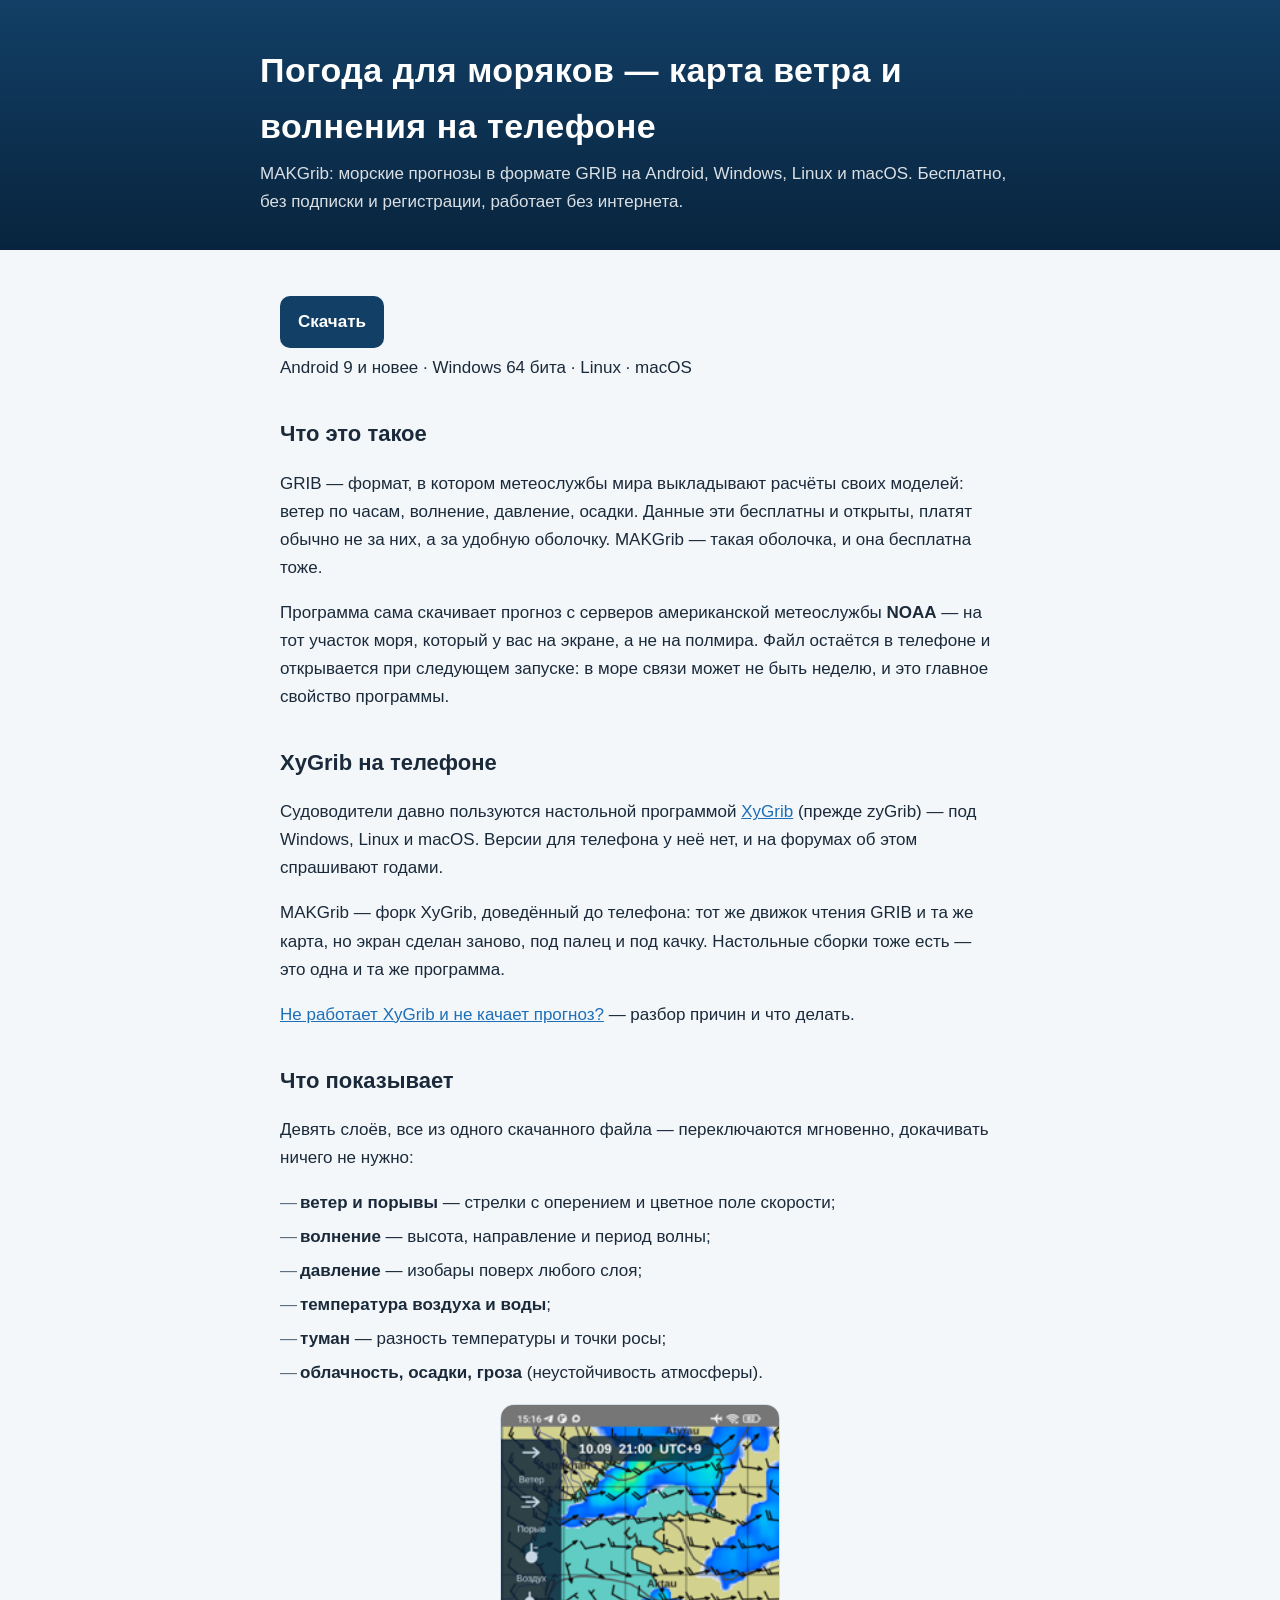
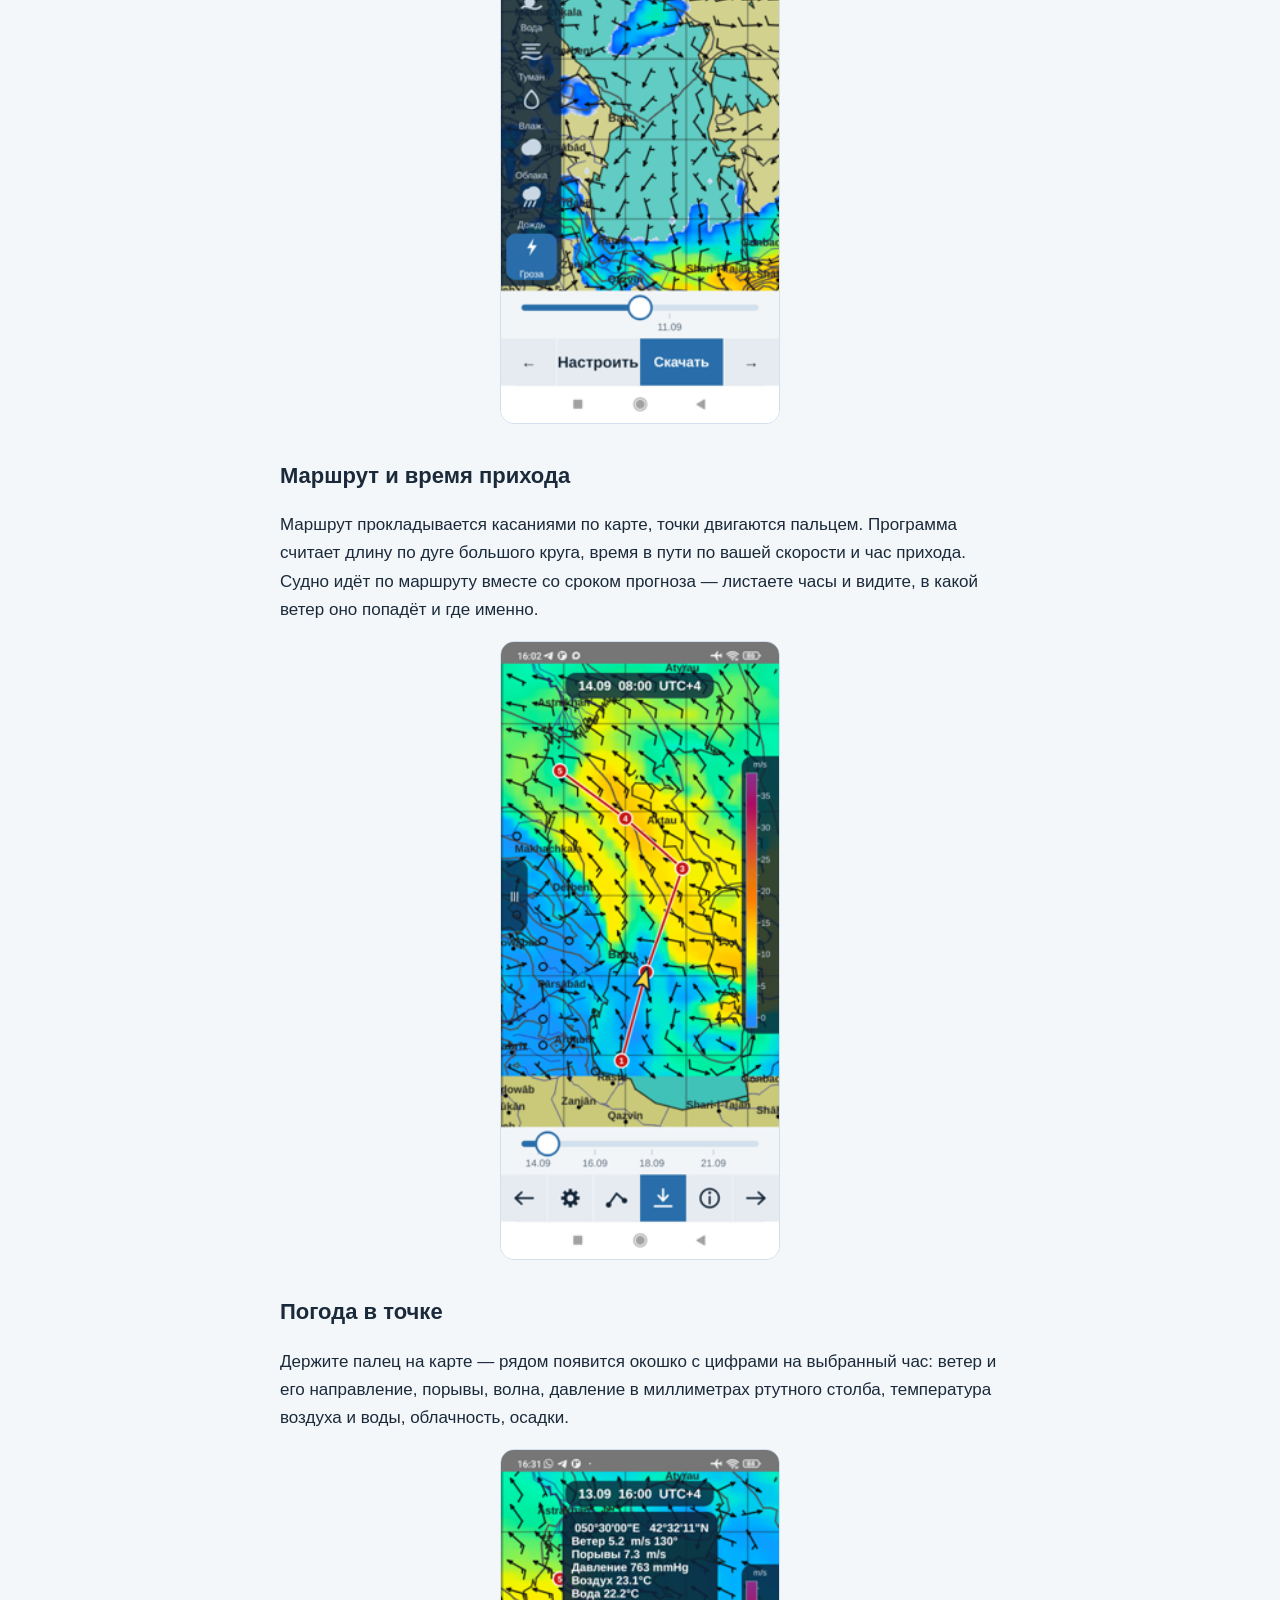
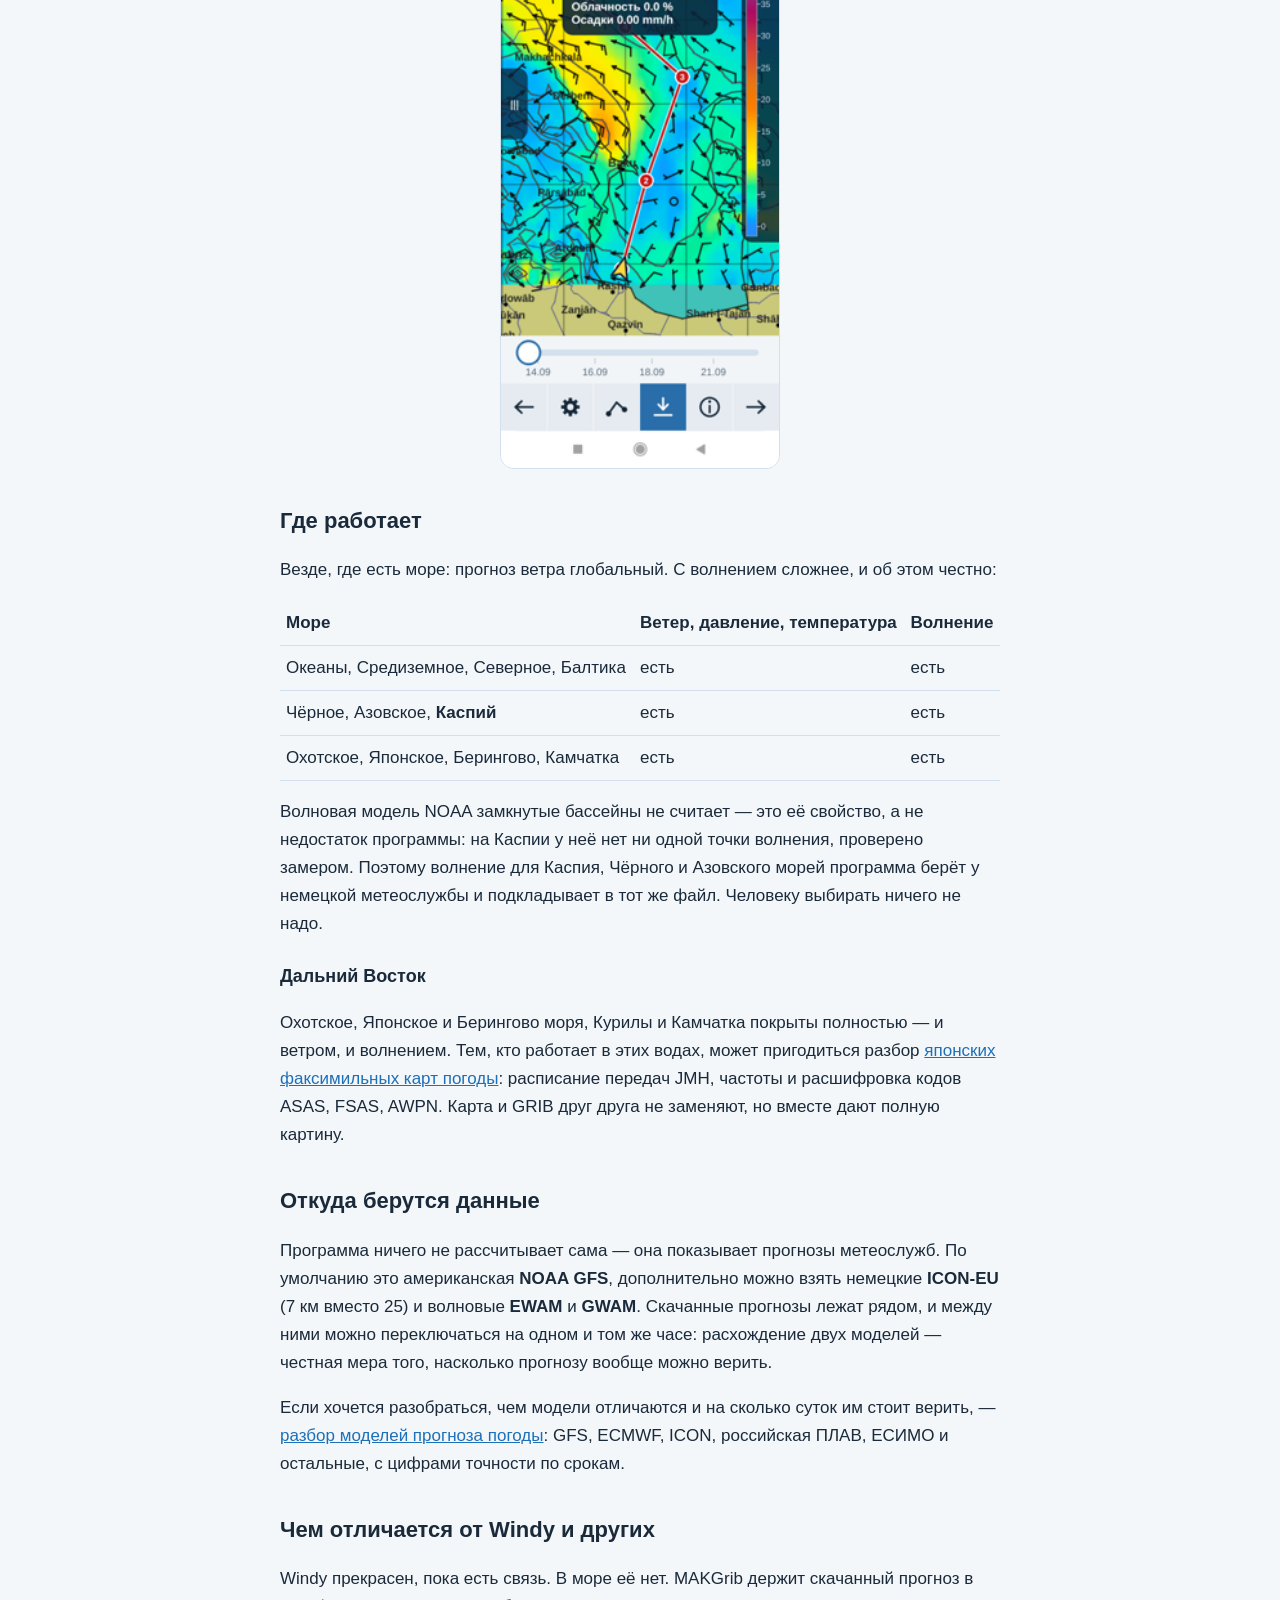
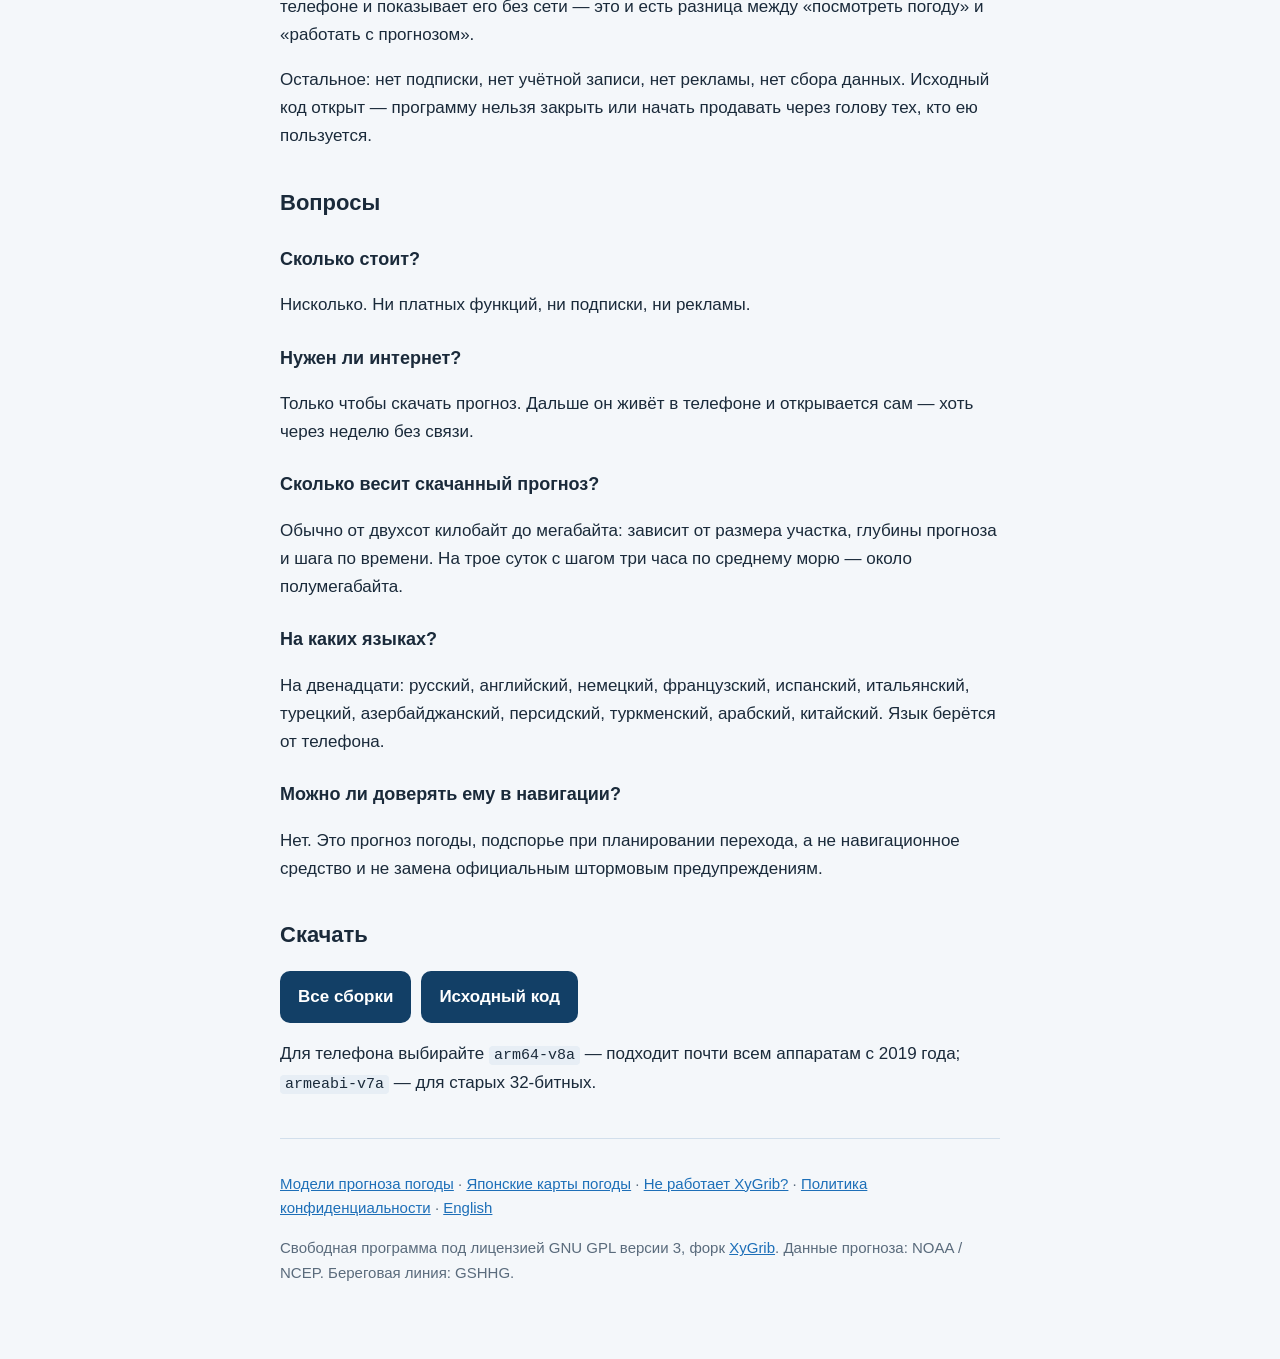
<file: docs/index.html>
<!doctype html>
<html lang="ru">
<meta charset="utf-8">
<meta name="viewport" content="width=device-width, initial-scale=1">
<title>Погода для моряков: карта ветра и волнения на телефоне — MAKGrib</title>
<meta name="description" content="Погода для моряков: карта ветра, волнения и давления на телефоне и компьютере. Бесплатная программа для морских прогнозов GRIB — Android, Windows, Linux, macOS. Работает без интернета, без подписки и регистрации. XyGrib на телефоне.">
<link rel="canonical" href="https://sermakarkz.github.io/MAKGrib/">
<link rel="alternate" hreflang="ru" href="https://sermakarkz.github.io/MAKGrib/">
<link rel="alternate" hreflang="en" href="https://sermakarkz.github.io/MAKGrib/index-en.html">
<link rel="alternate" hreflang="x-default" href="https://sermakarkz.github.io/MAKGrib/">
<meta property="og:title" content="Погода для моряков: карта ветра и волнения на телефоне">
<meta property="og:description" content="Карта погоды для моряков на Android и компьютере. Бесплатно, без подписки, работает без интернета.">
<meta property="og:type" content="website">
<meta property="og:url" content="https://sermakarkz.github.io/MAKGrib/">
<meta property="og:image" content="https://sermakarkz.github.io/MAKGrib/img/route.png">
<link rel="stylesheet" href="style.css">

<script type="application/ld+json">
{
  "@context": "https://schema.org",
  "@type": "SoftwareApplication",
  "name": "MAKGrib",
  "applicationCategory": "TravelApplication",
  "operatingSystem": "Android 9+, Windows, Linux, macOS",
  "description": "Погода для моряков: карта ветра, волнения, давления и температуры воды в формате GRIB. Прокладка маршрута с расчётом времени прихода. Работает без интернета.",
  "url": "https://sermakarkz.github.io/MAKGrib/",
  "downloadUrl": "https://github.com/sermakarkz/MAKGrib/releases",
  "license": "https://www.gnu.org/licenses/gpl-3.0.html",
  "isAccessibleForFree": true,
  "offers": { "@type": "Offer", "price": "0", "priceCurrency": "USD" },
  "inLanguage": ["ru","en","de","fr","es","it","tr","az","fa","tk","ar","zh"]
}
</script>

<header><div class="in">
  <h1>Погода для моряков — карта ветра и волнения на телефоне</h1>
  <p>MAKGrib: морские прогнозы в формате GRIB на Android, Windows, Linux
     и macOS. Бесплатно, без подписки и регистрации, работает без
     интернета.</p>
</div></header>

<main>
  <div class="dl">
    <a href="https://github.com/sermakarkz/MAKGrib/releases/latest">Скачать</a>
  </div>
  <p style="margin-top:6px">Android 9 и новее · Windows 64 бита · Linux · macOS</p>

  <h2>Что это такое</h2>
  <p>GRIB — формат, в котором метеослужбы мира выкладывают расчёты своих
     моделей: ветер по часам, волнение, давление, осадки. Данные эти
     бесплатны и открыты, платят обычно не за них, а за удобную оболочку.
     MAKGrib — такая оболочка, и она бесплатна тоже.</p>
  <p>Программа сама скачивает прогноз с серверов американской
     метеослужбы <b>NOAA</b> — на тот участок моря, который у вас на
     экране, а не на полмира. Файл остаётся в телефоне и открывается при
     следующем запуске: в море связи может не быть неделю, и это главное
     свойство программы.</p>

  <h2>XyGrib на телефоне</h2>
  <p>Судоводители давно пользуются настольной программой
     <a href="https://opengribs.org/en/xygrib">XyGrib</a> (прежде zyGrib) —
     под Windows, Linux и macOS. Версии для телефона у неё нет, и на
     форумах об этом спрашивают годами.</p>
  <p>MAKGrib — форк XyGrib, доведённый до телефона: тот же движок чтения
     GRIB и та же карта, но экран сделан заново, под палец и под качку.
     Настольные сборки тоже есть — это одна и та же программа.</p>

  <p><a href="xygrib.html">Не работает XyGrib и не качает прогноз?</a> —
     разбор причин и что делать.</p>

  <h2>Что показывает</h2>
  <p>Девять слоёв, все из одного скачанного файла — переключаются
     мгновенно, докачивать ничего не нужно:</p>
  <ul>
    <li><b>ветер и порывы</b> — стрелки с оперением и цветное поле скорости;</li>
    <li><b>волнение</b> — высота, направление и период волны;</li>
    <li><b>давление</b> — изобары поверх любого слоя;</li>
    <li><b>температура воздуха и воды</b>;</li>
    <li><b>туман</b> — разность температуры и точки росы;</li>
    <li><b>облачность, осадки, гроза</b> (неустойчивость атмосферы).</li>
  </ul>
  <p><img src="img/layers.png" alt="Выбор слоёв прогноза значками в приложении MAKGrib" loading="lazy"></p>

  <h2>Маршрут и время прихода</h2>
  <p>Маршрут прокладывается касаниями по карте, точки двигаются пальцем.
     Программа считает длину по дуге большого круга, время в пути по
     вашей скорости и час прихода. Судно идёт по маршруту вместе со
     сроком прогноза — листаете часы и видите, в какой ветер оно попадёт
     и где именно.</p>
  <p><img src="img/route.png" alt="Маршрут судна на карте ветра с расчётом времени прихода" loading="lazy"></p>

  <h2>Погода в точке</h2>
  <p>Держите палец на карте — рядом появится окошко с цифрами на
     выбранный час: ветер и его направление, порывы, волна, давление в
     миллиметрах ртутного столба, температура воздуха и воды,
     облачность, осадки.</p>
  <p><img src="img/point.png" alt="Окно с прогнозом погоды в выбранной точке моря" loading="lazy"></p>

  <h2>Где работает</h2>
  <p>Везде, где есть море: прогноз ветра глобальный. С волнением сложнее,
     и об этом честно:</p>
  <table>
    <tr><th>Море</th><th>Ветер, давление, температура</th><th>Волнение</th></tr>
    <tr><td>Океаны, Средиземное, Северное, Балтика</td><td>есть</td><td>есть</td></tr>
    <tr><td>Чёрное, Азовское, <b>Каспий</b></td><td>есть</td><td>есть</td></tr>
    <tr><td>Охотское, Японское, Берингово, Камчатка</td><td>есть</td><td>есть</td></tr>
  </table>
  <p>Волновая модель NOAA замкнутые бассейны не считает — это её
     свойство, а не недостаток программы: на Каспии у неё нет ни одной
     точки волнения, проверено замером. Поэтому волнение для Каспия,
     Чёрного и Азовского морей программа берёт у немецкой метеослужбы и
     подкладывает в тот же файл. Человеку выбирать ничего не надо.</p>

  <h3>Дальний Восток</h3>
  <p>Охотское, Японское и Берингово моря, Курилы и Камчатка покрыты
     полностью — и ветром, и волнением. Тем, кто работает в этих водах,
     может пригодиться разбор
     <a href="japan.html">японских факсимильных карт погоды</a>:
     расписание передач JMH, частоты и расшифровка кодов ASAS, FSAS,
     AWPN. Карта и GRIB друг друга не заменяют, но вместе дают полную
     картину.</p>

  <h2>Откуда берутся данные</h2>
  <p>Программа ничего не рассчитывает сама — она показывает прогнозы
     метеослужб. По умолчанию это американская <b>NOAA GFS</b>, дополнительно
     можно взять немецкие <b>ICON-EU</b> (7 км вместо 25) и волновые
     <b>EWAM</b> и <b>GWAM</b>. Скачанные прогнозы лежат рядом, и между
     ними можно переключаться на одном и том же часе: расхождение двух
     моделей — честная мера того, насколько прогнозу вообще можно верить.</p>
  <p>Если хочется разобраться, чем модели отличаются и на сколько суток им
     стоит верить, — <a href="models.html">разбор моделей прогноза
     погоды</a>: GFS, ECMWF, ICON, российская ПЛАВ, ЕСИМО и остальные, с
     цифрами точности по срокам.</p>

  <h2>Чем отличается от Windy и других</h2>
  <p>Windy прекрасен, пока есть связь. В море её нет. MAKGrib держит
     скачанный прогноз в телефоне и показывает его без сети — это и есть
     разница между «посмотреть погоду» и «работать с прогнозом».</p>
  <p>Остальное: нет подписки, нет учётной записи, нет рекламы, нет сбора
     данных. Исходный код открыт — программу нельзя закрыть или начать
     продавать через голову тех, кто ею пользуется.</p>

  <h2>Вопросы</h2>
  <h3>Сколько стоит?</h3>
  <p>Нисколько. Ни платных функций, ни подписки, ни рекламы.</p>
  <h3>Нужен ли интернет?</h3>
  <p>Только чтобы скачать прогноз. Дальше он живёт в телефоне и
     открывается сам — хоть через неделю без связи.</p>
  <h3>Сколько весит скачанный прогноз?</h3>
  <p>Обычно от двухсот килобайт до мегабайта: зависит от размера участка,
     глубины прогноза и шага по времени. На трое суток с шагом три часа
     по среднему морю — около полумегабайта.</p>
  <h3>На каких языках?</h3>
  <p>На двенадцати: русский, английский, немецкий, французский,
     испанский, итальянский, турецкий, азербайджанский, персидский,
     туркменский, арабский, китайский. Язык берётся от телефона.</p>
  <h3>Можно ли доверять ему в навигации?</h3>
  <p>Нет. Это прогноз погоды, подспорье при планировании перехода, а не
     навигационное средство и не замена официальным штормовым
     предупреждениям.</p>

  <h2>Скачать</h2>
  <div class="dl">
    <a href="https://github.com/sermakarkz/MAKGrib/releases/latest">Все сборки</a>
    <a href="https://github.com/sermakarkz/MAKGrib">Исходный код</a>
  </div>
  <p>Для телефона выбирайте <code>arm64-v8a</code> — подходит почти всем
     аппаратам с 2019 года; <code>armeabi-v7a</code> — для старых
     32-битных.</p>

  <footer>
    <p><a href="models.html">Модели прогноза погоды</a> ·
       <a href="japan.html">Японские карты погоды</a> ·
       <a href="xygrib.html">Не работает XyGrib?</a> ·
       <a href="privacy.html">Политика конфиденциальности</a> ·
       <a href="index-en.html">English</a></p>
    <p>Свободная программа под лицензией GNU GPL версии 3, форк
       <a href="https://github.com/opengribs/XyGrib">XyGrib</a>.
       Данные прогноза: NOAA / NCEP. Береговая линия: GSHHG.</p>
  </footer>
</main>

<script type="application/ld+json">
{
  "@context": "https://schema.org",
  "@type": "FAQPage",
  "mainEntity": [
    {"@type":"Question","name":"Сколько стоит MAKGrib?","acceptedAnswer":{"@type":"Answer","text":"Нисколько. Ни платных функций, ни подписки, ни рекламы."}},
    {"@type":"Question","name":"Нужен ли интернет для прогноза?","acceptedAnswer":{"@type":"Answer","text":"Только чтобы скачать прогноз. Дальше он хранится в телефоне и открывается без связи."}},
    {"@type":"Question","name":"Есть ли XyGrib для Android?","acceptedAnswer":{"@type":"Answer","text":"Официальной версии XyGrib для Android нет. MAKGrib — форк XyGrib с экраном, сделанным под телефон."}},
    {"@type":"Question","name":"Показывает ли программа волнение на Каспии?","acceptedAnswer":{"@type":"Answer","text":"Да. Волновая модель NOAA замкнутые бассейны не считает, поэтому волнение для Каспия, Чёрного и Азовского морей программа берёт у немецкой метеослужбы и подкладывает в тот же файл."}},
    {"@type":"Question","name":"Где взять японские карты погоды для моряков?","acceptedAnswer":{"@type":"Answer","text":"Японская метеослужба передаёт факсимильные карты на частотах 3622,5, 7795 и 13988,5 кГц, позывной JMH Токио. Расписание передач и расшифровка кодов ASAS, FSAS, AWPN — на отдельной странице."}}
  ]
}
</script>
</file>
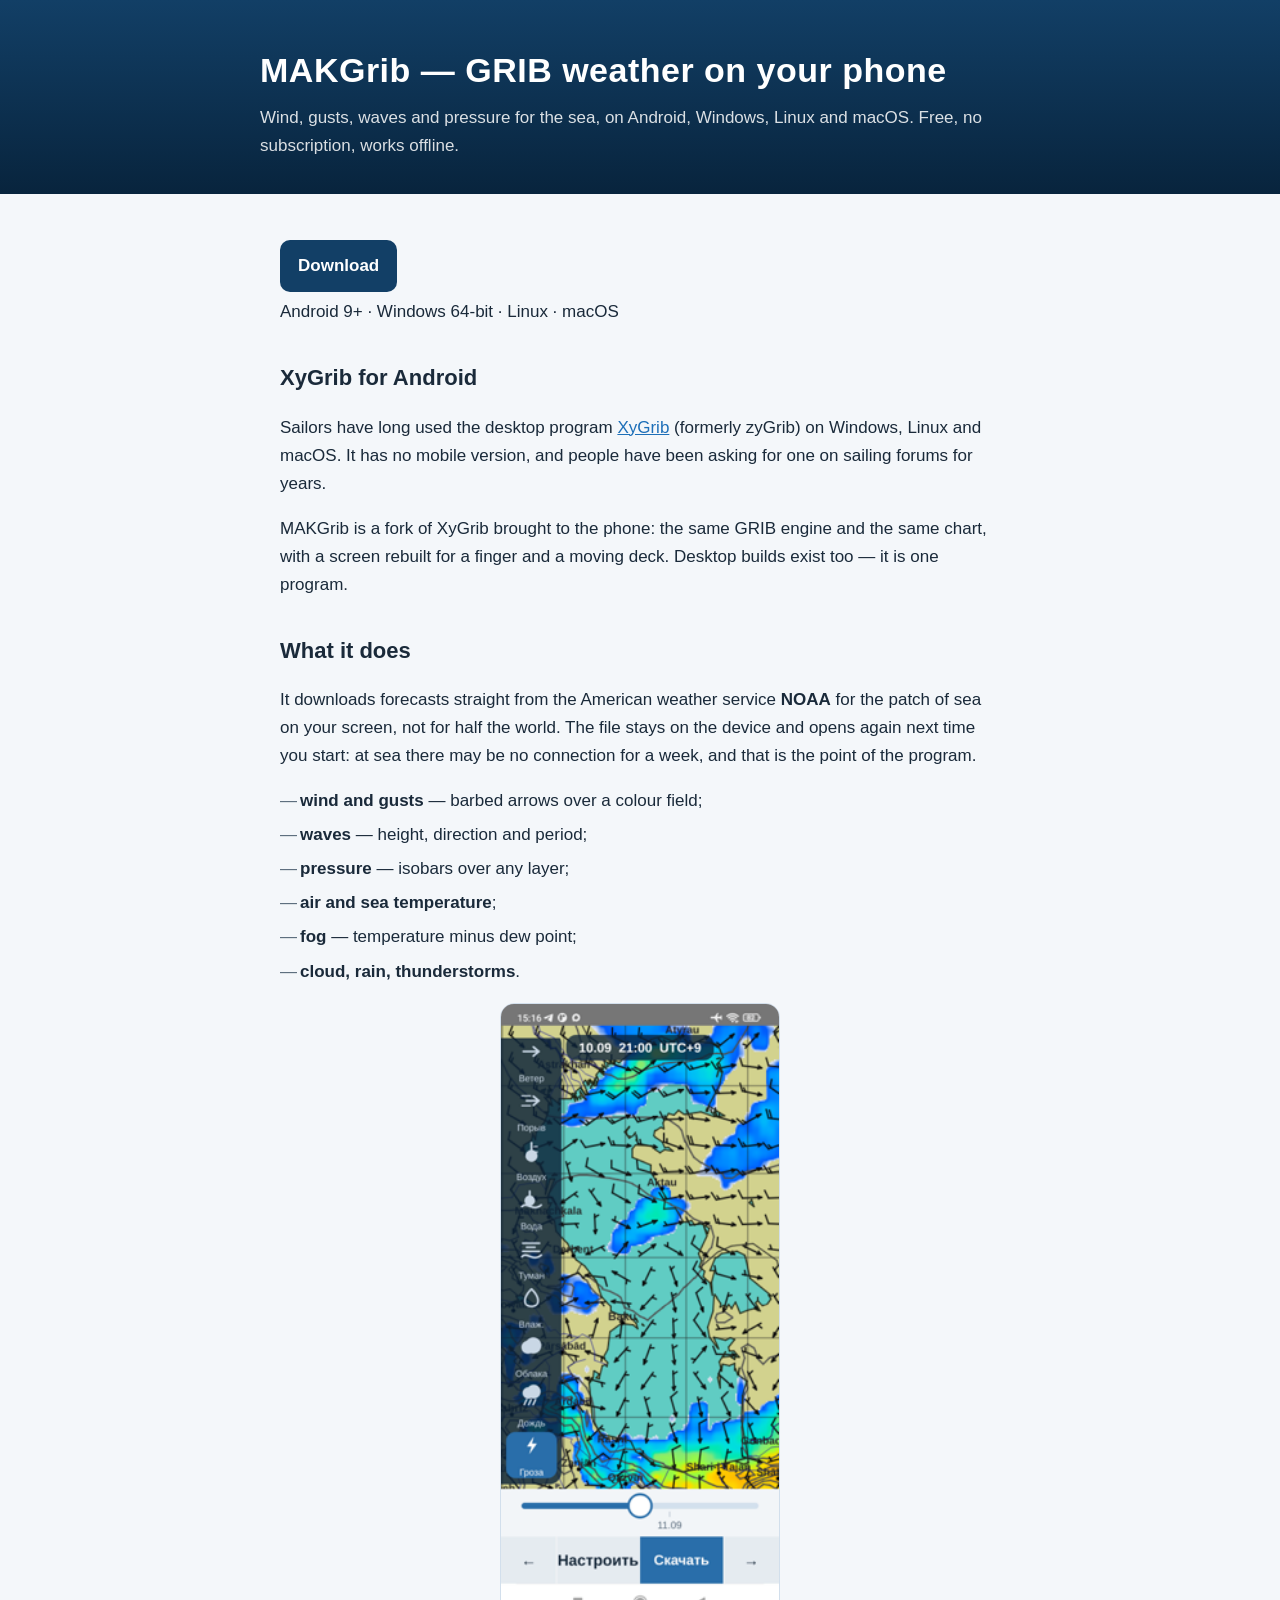
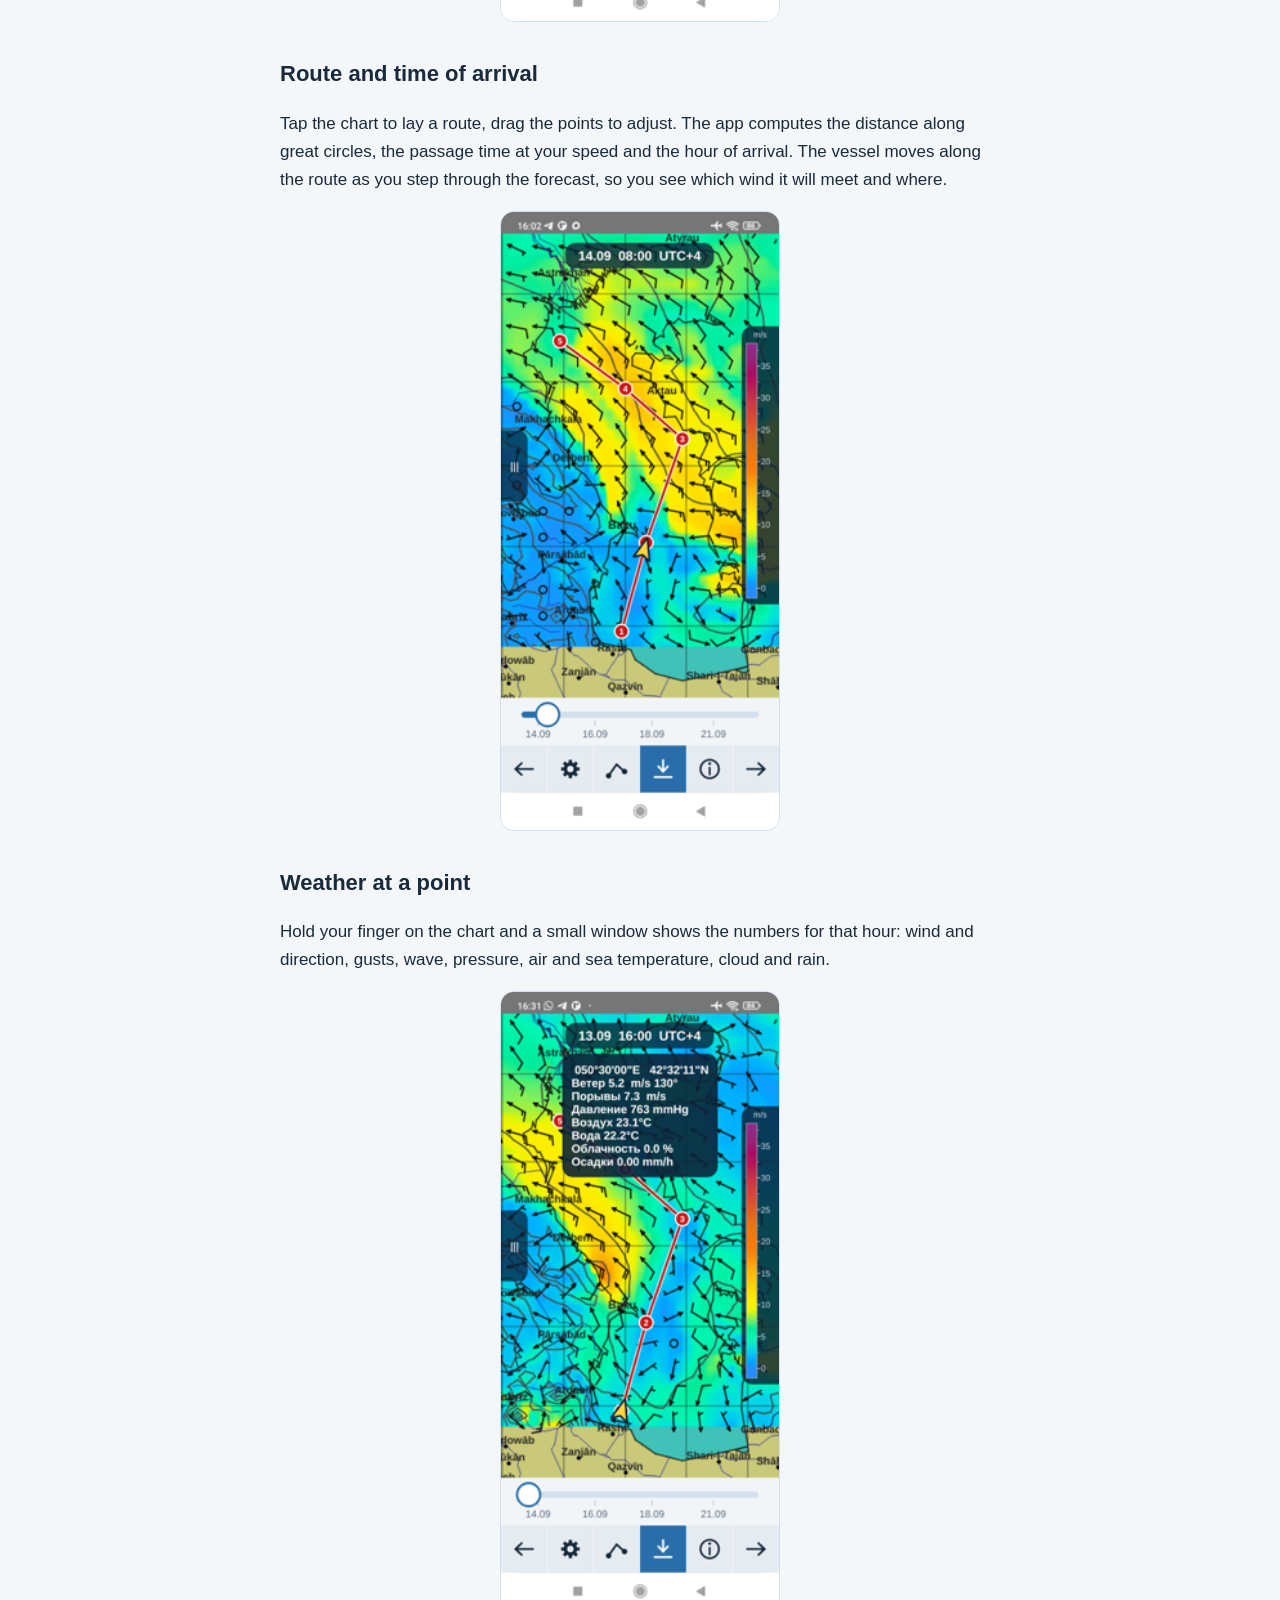
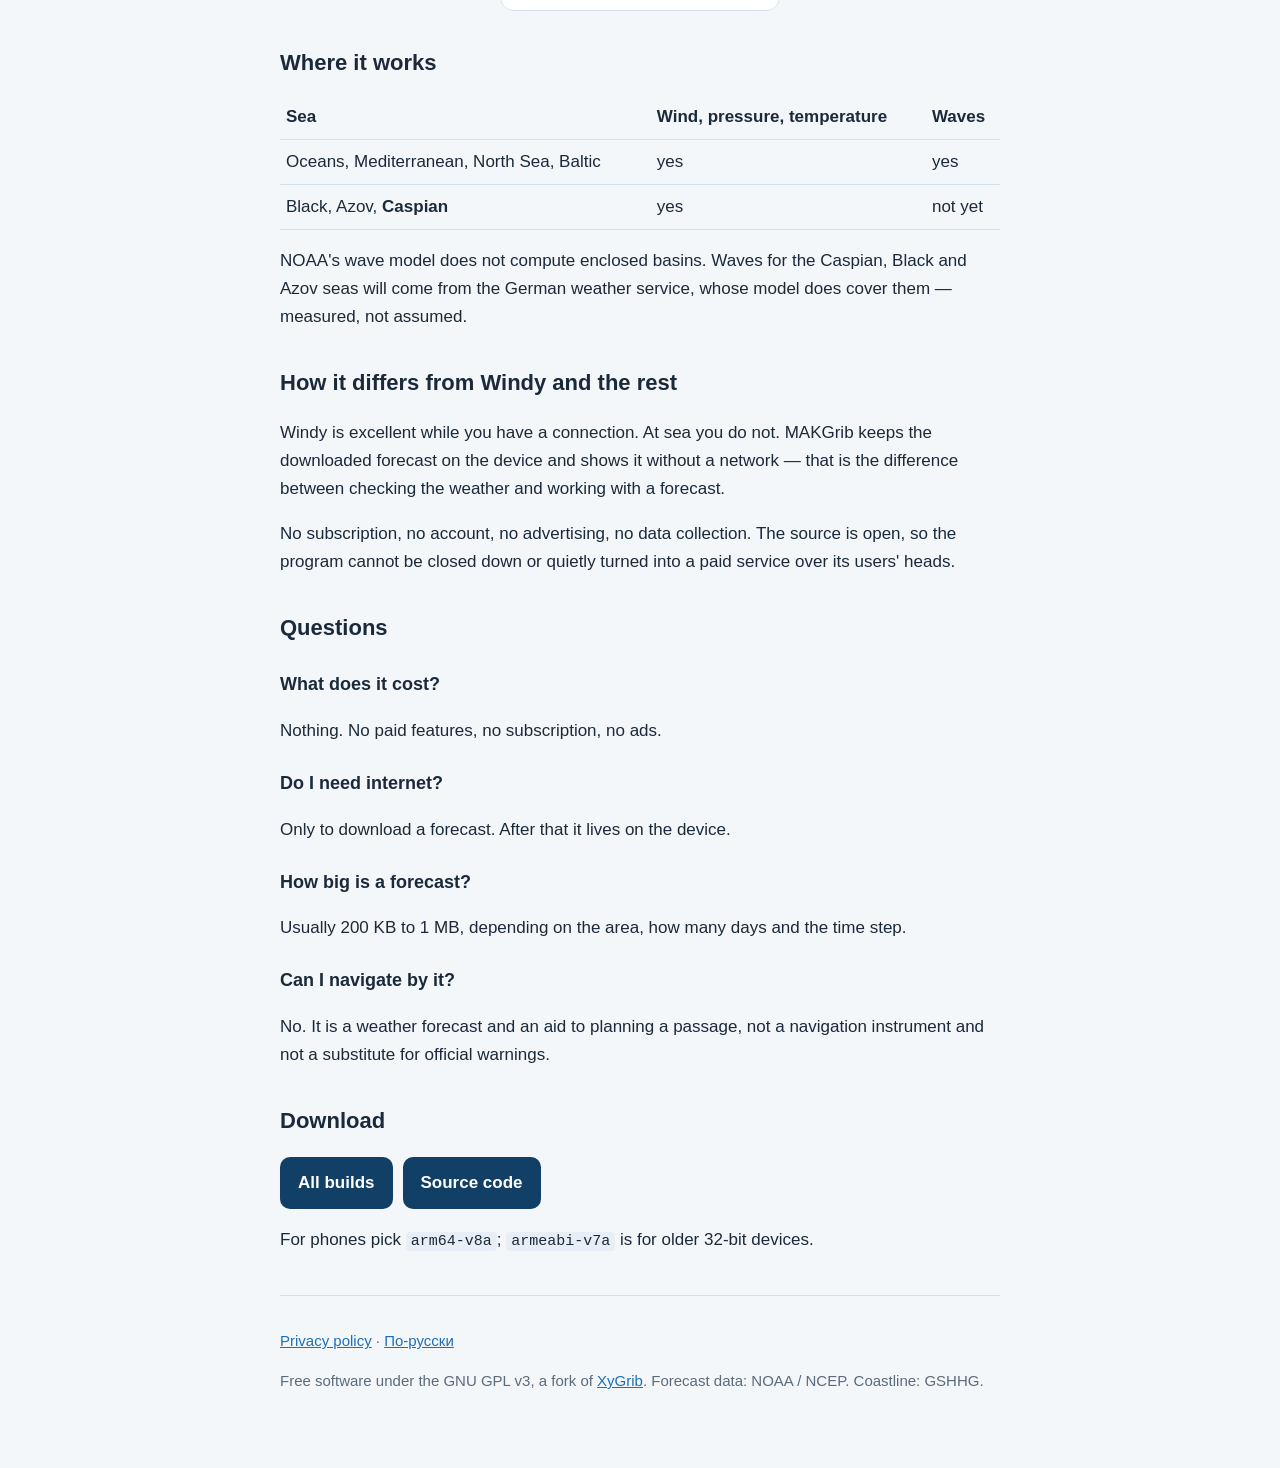
<file: docs/index-en.html>
<!doctype html>
<html lang="en">
<meta charset="utf-8">
<meta name="viewport" content="width=device-width, initial-scale=1">
<title>MAKGrib — free GRIB viewer for Android: wind and wave forecasts</title>
<meta name="description" content="Free marine weather app for Android, Windows, Linux and macOS: wind, gusts, waves, pressure, sea temperature from GRIB files. Works offline, no subscription, no account. XyGrib on a phone.">
<link rel="canonical" href="https://sermakarkz.github.io/MAKGrib/index-en.html">
<link rel="alternate" hreflang="ru" href="https://sermakarkz.github.io/MAKGrib/">
<link rel="alternate" hreflang="en" href="https://sermakarkz.github.io/MAKGrib/index-en.html">
<meta property="og:title" content="MAKGrib — free GRIB viewer for Android">
<meta property="og:description" content="Marine weather on your phone. Free, offline, open source.">
<meta property="og:type" content="website">
<meta property="og:url" content="https://sermakarkz.github.io/MAKGrib/index-en.html">
<meta property="og:image" content="https://sermakarkz.github.io/MAKGrib/img/route.png">
<link rel="stylesheet" href="style.css">

<header><div class="in">
  <h1>MAKGrib — GRIB weather on your phone</h1>
  <p>Wind, gusts, waves and pressure for the sea, on Android, Windows,
     Linux and macOS. Free, no subscription, works offline.</p>
</div></header>

<main>
  <div class="dl">
    <a href="https://github.com/sermakarkz/MAKGrib/releases/latest">Download</a>
  </div>
  <p style="margin-top:6px">Android 9+ · Windows 64-bit · Linux · macOS</p>

  <h2>XyGrib for Android</h2>
  <p>Sailors have long used the desktop program
     <a href="https://opengribs.org/en/xygrib">XyGrib</a> (formerly zyGrib)
     on Windows, Linux and macOS. It has no mobile version, and people
     have been asking for one on sailing forums for years.</p>
  <p>MAKGrib is a fork of XyGrib brought to the phone: the same GRIB
     engine and the same chart, with a screen rebuilt for a finger and a
     moving deck. Desktop builds exist too — it is one program.</p>

  <h2>What it does</h2>
  <p>It downloads forecasts straight from the American weather service
     <b>NOAA</b> for the patch of sea on your screen, not for half the
     world. The file stays on the device and opens again next time you
     start: at sea there may be no connection for a week, and that is the
     point of the program.</p>
  <ul>
    <li><b>wind and gusts</b> — barbed arrows over a colour field;</li>
    <li><b>waves</b> — height, direction and period;</li>
    <li><b>pressure</b> — isobars over any layer;</li>
    <li><b>air and sea temperature</b>;</li>
    <li><b>fog</b> — temperature minus dew point;</li>
    <li><b>cloud, rain, thunderstorms</b>.</li>
  </ul>
  <p><img src="img/layers.png" alt="Layer picker in the MAKGrib marine weather app" loading="lazy"></p>

  <h2>Route and time of arrival</h2>
  <p>Tap the chart to lay a route, drag the points to adjust. The app
     computes the distance along great circles, the passage time at your
     speed and the hour of arrival. The vessel moves along the route as
     you step through the forecast, so you see which wind it will meet
     and where.</p>
  <p><img src="img/route.png" alt="Route on a wind chart with estimated time of arrival" loading="lazy"></p>

  <h2>Weather at a point</h2>
  <p>Hold your finger on the chart and a small window shows the numbers
     for that hour: wind and direction, gusts, wave, pressure, air and
     sea temperature, cloud and rain.</p>
  <p><img src="img/point.png" alt="Weather readings at a chosen point of the sea" loading="lazy"></p>

  <h2>Where it works</h2>
  <table>
    <tr><th>Sea</th><th>Wind, pressure, temperature</th><th>Waves</th></tr>
    <tr><td>Oceans, Mediterranean, North Sea, Baltic</td><td>yes</td><td>yes</td></tr>
    <tr><td>Black, Azov, <b>Caspian</b></td><td>yes</td><td>not yet</td></tr>
  </table>
  <p>NOAA's wave model does not compute enclosed basins. Waves for the
     Caspian, Black and Azov seas will come from the German weather
     service, whose model does cover them — measured, not assumed.</p>

  <h2>How it differs from Windy and the rest</h2>
  <p>Windy is excellent while you have a connection. At sea you do not.
     MAKGrib keeps the downloaded forecast on the device and shows it
     without a network — that is the difference between checking the
     weather and working with a forecast.</p>
  <p>No subscription, no account, no advertising, no data collection. The
     source is open, so the program cannot be closed down or quietly
     turned into a paid service over its users' heads.</p>

  <h2>Questions</h2>
  <h3>What does it cost?</h3>
  <p>Nothing. No paid features, no subscription, no ads.</p>
  <h3>Do I need internet?</h3>
  <p>Only to download a forecast. After that it lives on the device.</p>
  <h3>How big is a forecast?</h3>
  <p>Usually 200 KB to 1 MB, depending on the area, how many days and the
     time step.</p>
  <h3>Can I navigate by it?</h3>
  <p>No. It is a weather forecast and an aid to planning a passage, not a
     navigation instrument and not a substitute for official warnings.</p>

  <h2>Download</h2>
  <div class="dl">
    <a href="https://github.com/sermakarkz/MAKGrib/releases/latest">All builds</a>
    <a href="https://github.com/sermakarkz/MAKGrib">Source code</a>
  </div>
  <p>For phones pick <code>arm64-v8a</code>; <code>armeabi-v7a</code> is
     for older 32-bit devices.</p>

  <footer>
    <p><a href="privacy-en.html">Privacy policy</a> ·
       <a href="index.html">По-русски</a></p>
    <p>Free software under the GNU GPL v3, a fork of
       <a href="https://github.com/opengribs/XyGrib">XyGrib</a>.
       Forecast data: NOAA / NCEP. Coastline: GSHHG.</p>
  </footer>
</main>
</file>
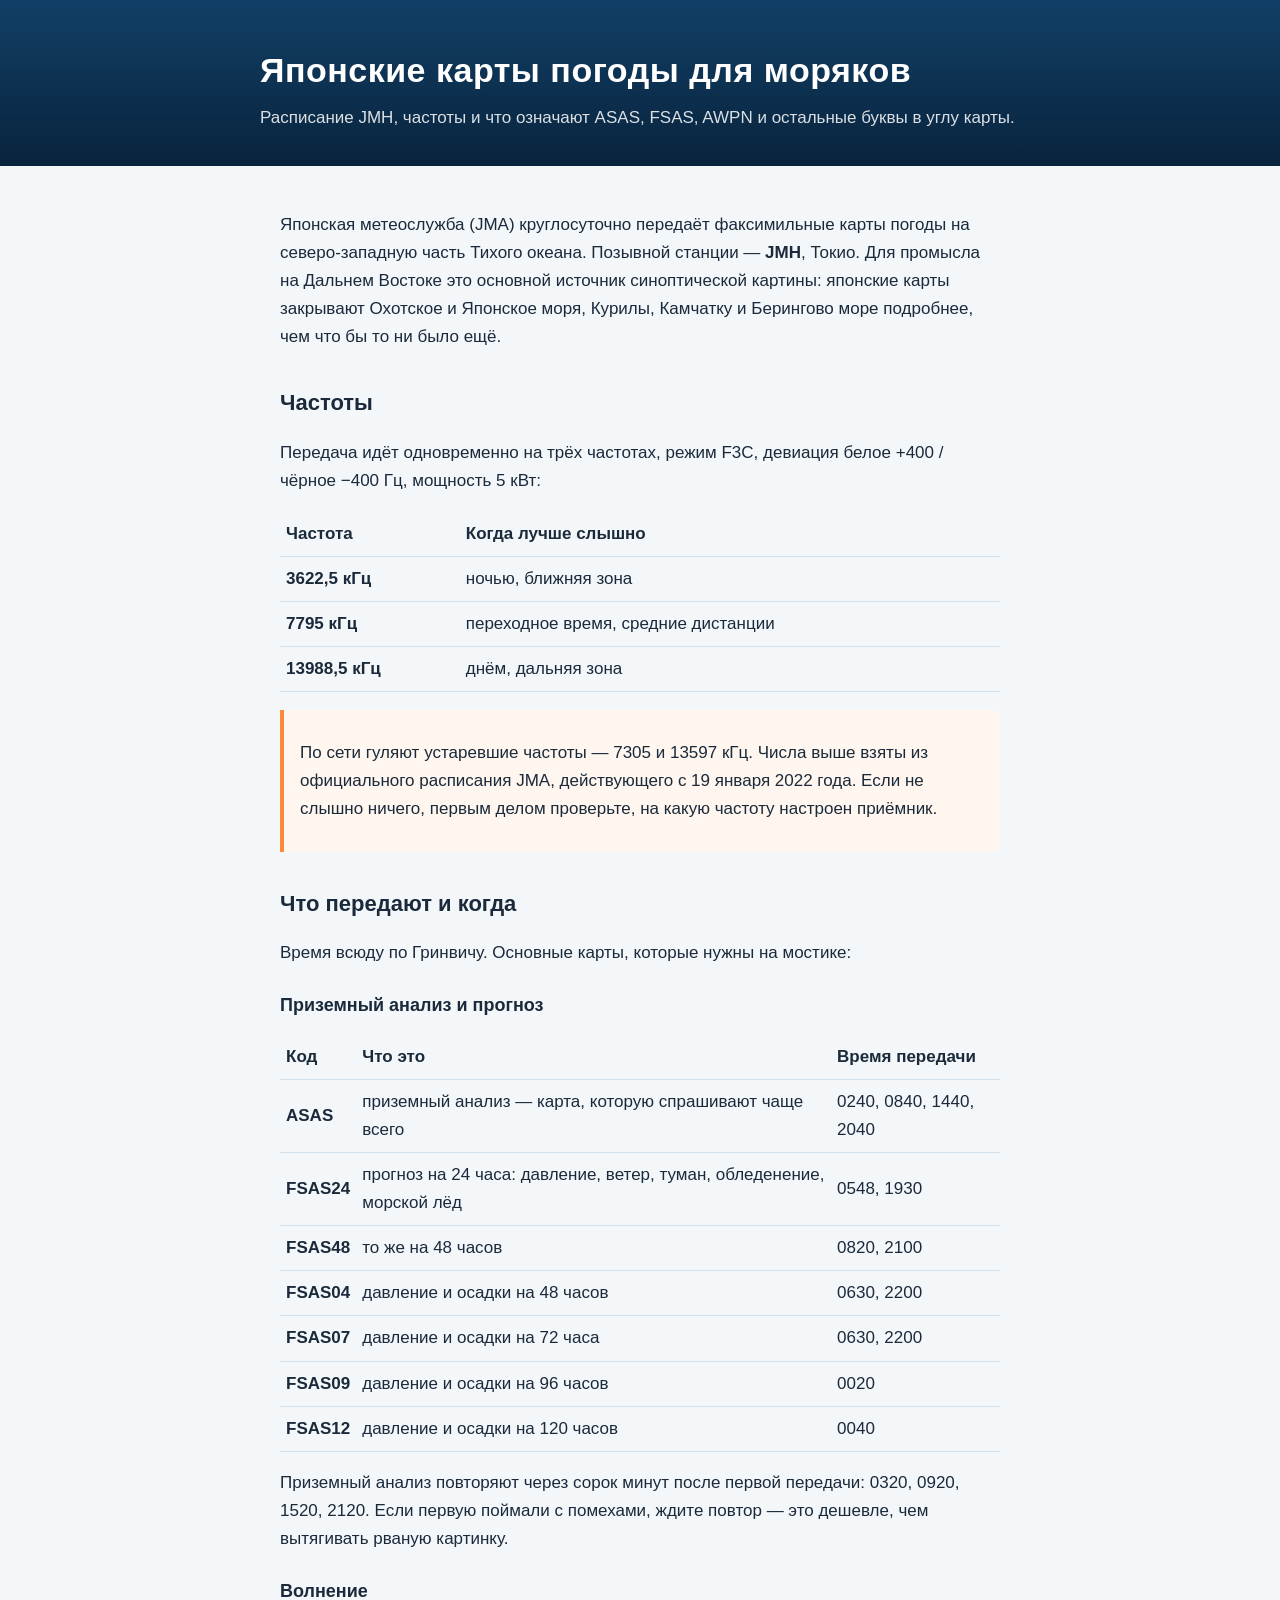
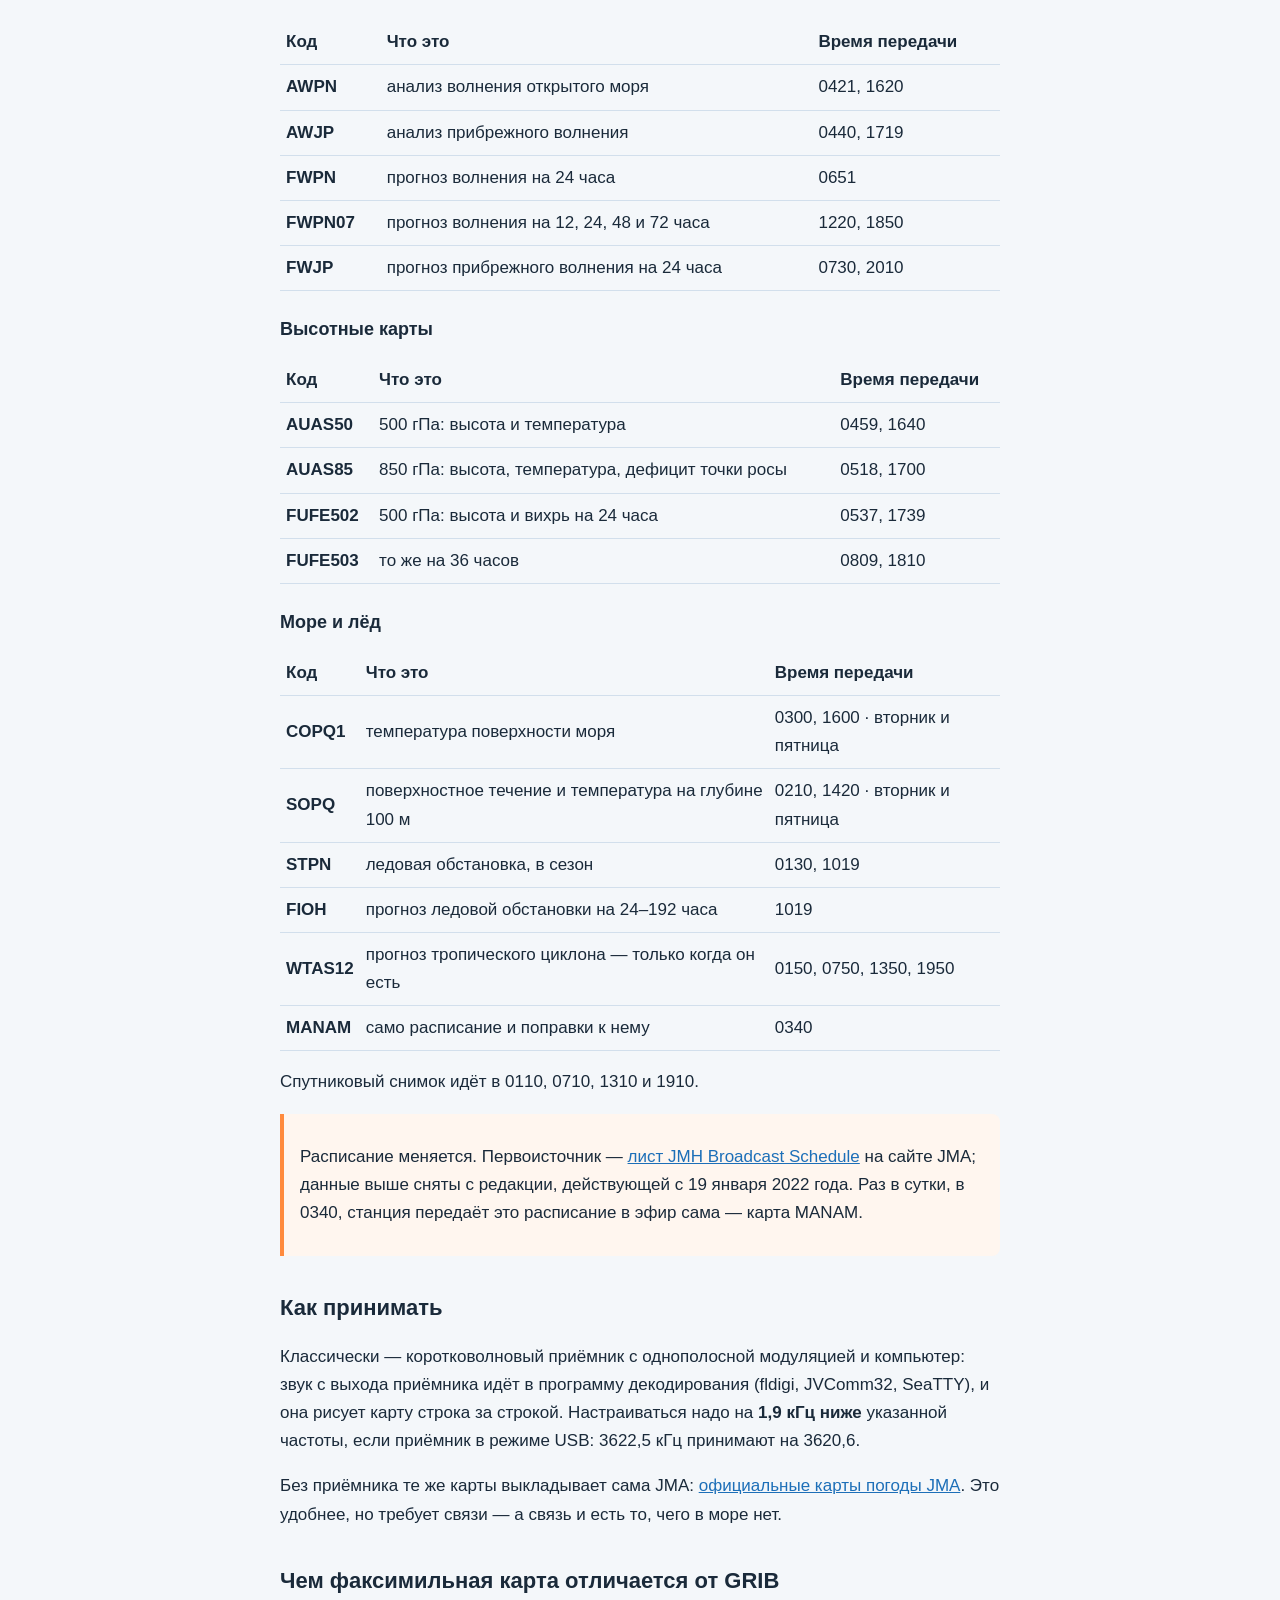
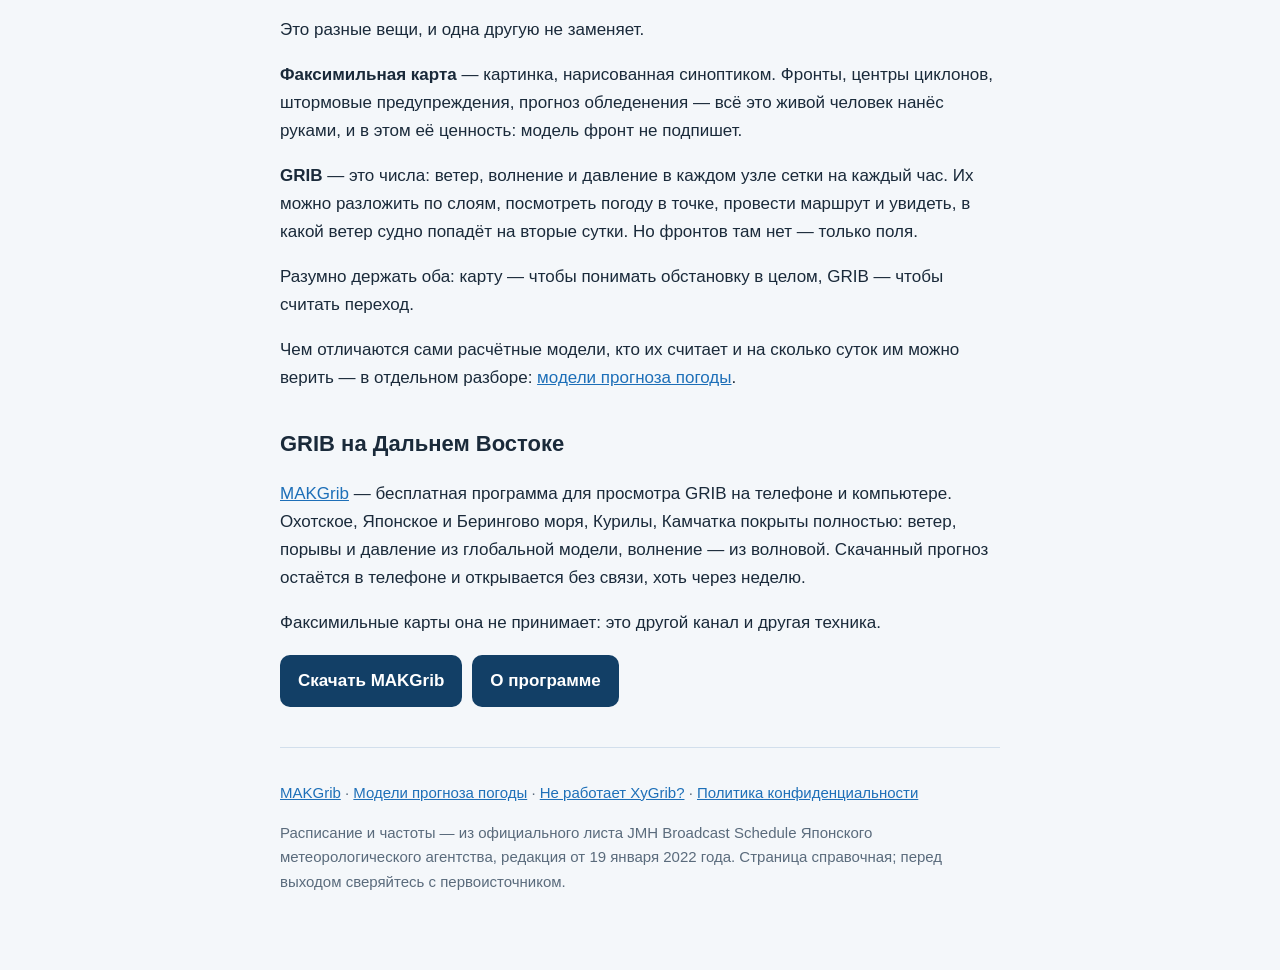
<file: docs/japan.html>
<!doctype html>
<html lang="ru">
<meta charset="utf-8">
<meta name="viewport" content="width=device-width, initial-scale=1">
<title>Японские карты погоды для моряков: расписание JMH и частоты</title>
<meta name="description" content="Японские факсимильные карты погоды: расписание передач JMH Токио, частоты 3622,5 / 7795 / 13988,5 кГц, расшифровка ASAS, FSAS, AWPN, AUAS. Приземный анализ, волнение, лёд — что и когда передают и как принимать без радиоприёмника.">
<link rel="canonical" href="https://sermakarkz.github.io/MAKGrib/japan.html">
<meta property="og:title" content="Японские карты погоды для моряков: расписание JMH и частоты">
<meta property="og:description" content="Расписание передач JMH Токио, частоты и расшифровка карт: приземный анализ, прогноз волнения, ледовая обстановка.">
<meta property="og:type" content="article">
<meta property="og:url" content="https://sermakarkz.github.io/MAKGrib/japan.html">
<link rel="stylesheet" href="style.css">

<header><div class="in">
  <h1>Японские карты погоды для моряков</h1>
  <p>Расписание JMH, частоты и что означают ASAS, FSAS, AWPN и остальные
     буквы в углу карты.</p>
</div></header>

<main>

  <p>Японская метеослужба (JMA) круглосуточно передаёт факсимильные карты
     погоды на северо-западную часть Тихого океана. Позывной станции —
     <b>JMH</b>, Токио. Для промысла на Дальнем Востоке это основной
     источник синоптической картины: японские карты закрывают Охотское и
     Японское моря, Курилы, Камчатку и Берингово море подробнее, чем что
     бы то ни было ещё.</p>

  <h2>Частоты</h2>
  <p>Передача идёт одновременно на трёх частотах, режим F3C, девиация
     белое +400 / чёрное −400 Гц, мощность 5 кВт:</p>
  <table>
    <tr><th>Частота</th><th>Когда лучше слышно</th></tr>
    <tr><td><b>3622,5 кГц</b></td><td>ночью, ближняя зона</td></tr>
    <tr><td><b>7795 кГц</b></td><td>переходное время, средние дистанции</td></tr>
    <tr><td><b>13988,5 кГц</b></td><td>днём, дальняя зона</td></tr>
  </table>
  <div class="note">
    <p>По сети гуляют устаревшие частоты — 7305 и 13597 кГц. Числа выше
       взяты из официального расписания JMA, действующего с 19 января
       2022 года. Если не слышно ничего, первым делом проверьте, на какую
       частоту настроен приёмник.</p>
  </div>

  <h2>Что передают и когда</h2>
  <p>Время всюду по Гринвичу. Основные карты, которые нужны на мостике:</p>

  <h3>Приземный анализ и прогноз</h3>
  <table>
    <tr><th>Код</th><th>Что это</th><th>Время передачи</th></tr>
    <tr><td><b>ASAS</b></td><td>приземный анализ — карта, которую спрашивают
        чаще всего</td><td>0240, 0840, 1440, 2040</td></tr>
    <tr><td><b>FSAS24</b></td><td>прогноз на 24 часа: давление, ветер, туман,
        обледенение, морской лёд</td><td>0548, 1930</td></tr>
    <tr><td><b>FSAS48</b></td><td>то же на 48 часов</td><td>0820, 2100</td></tr>
    <tr><td><b>FSAS04</b></td><td>давление и осадки на 48 часов</td><td>0630, 2200</td></tr>
    <tr><td><b>FSAS07</b></td><td>давление и осадки на 72 часа</td><td>0630, 2200</td></tr>
    <tr><td><b>FSAS09</b></td><td>давление и осадки на 96 часов</td><td>0020</td></tr>
    <tr><td><b>FSAS12</b></td><td>давление и осадки на 120 часов</td><td>0040</td></tr>
  </table>
  <p>Приземный анализ повторяют через сорок минут после первой передачи:
     0320, 0920, 1520, 2120. Если первую поймали с помехами, ждите
     повтор — это дешевле, чем вытягивать рваную картинку.</p>

  <h3>Волнение</h3>
  <table>
    <tr><th>Код</th><th>Что это</th><th>Время передачи</th></tr>
    <tr><td><b>AWPN</b></td><td>анализ волнения открытого моря</td><td>0421, 1620</td></tr>
    <tr><td><b>AWJP</b></td><td>анализ прибрежного волнения</td><td>0440, 1719</td></tr>
    <tr><td><b>FWPN</b></td><td>прогноз волнения на 24 часа</td><td>0651</td></tr>
    <tr><td><b>FWPN07</b></td><td>прогноз волнения на 12, 24, 48 и 72 часа</td><td>1220, 1850</td></tr>
    <tr><td><b>FWJP</b></td><td>прогноз прибрежного волнения на 24 часа</td><td>0730, 2010</td></tr>
  </table>

  <h3>Высотные карты</h3>
  <table>
    <tr><th>Код</th><th>Что это</th><th>Время передачи</th></tr>
    <tr><td><b>AUAS50</b></td><td>500 гПа: высота и температура</td><td>0459, 1640</td></tr>
    <tr><td><b>AUAS85</b></td><td>850 гПа: высота, температура, дефицит точки росы</td><td>0518, 1700</td></tr>
    <tr><td><b>FUFE502</b></td><td>500 гПа: высота и вихрь на 24 часа</td><td>0537, 1739</td></tr>
    <tr><td><b>FUFE503</b></td><td>то же на 36 часов</td><td>0809, 1810</td></tr>
  </table>

  <h3>Море и лёд</h3>
  <table>
    <tr><th>Код</th><th>Что это</th><th>Время передачи</th></tr>
    <tr><td><b>COPQ1</b></td><td>температура поверхности моря</td><td>0300, 1600 · вторник и пятница</td></tr>
    <tr><td><b>SOPQ</b></td><td>поверхностное течение и температура на глубине 100 м</td><td>0210, 1420 · вторник и пятница</td></tr>
    <tr><td><b>STPN</b></td><td>ледовая обстановка, в сезон</td><td>0130, 1019</td></tr>
    <tr><td><b>FIOH</b></td><td>прогноз ледовой обстановки на 24–192 часа</td><td>1019</td></tr>
    <tr><td><b>WTAS12</b></td><td>прогноз тропического циклона — только когда он есть</td><td>0150, 0750, 1350, 1950</td></tr>
    <tr><td><b>MANAM</b></td><td>само расписание и поправки к нему</td><td>0340</td></tr>
  </table>
  <p>Спутниковый снимок идёт в 0110, 0710, 1310 и 1910.</p>

  <div class="note">
    <p>Расписание меняется. Первоисточник —
       <a href="https://www.jma-net.go.jp/common/177jmh/JMH-ENG.pdf">лист
       JMH Broadcast Schedule</a> на сайте JMA; данные выше сняты с
       редакции, действующей с 19 января 2022 года. Раз в сутки, в 0340,
       станция передаёт это расписание в эфир сама — карта MANAM.</p>
  </div>

  <h2>Как принимать</h2>
  <p>Классически — коротковолновый приёмник с однополосной модуляцией и
     компьютер: звук с выхода приёмника идёт в программу декодирования
     (fldigi, JVComm32, SeaTTY), и она рисует карту строка за строкой.
     Настраиваться надо на <b>1,9 кГц ниже</b> указанной частоты, если
     приёмник в режиме USB: 3622,5 кГц принимают на 3620,6.</p>
  <p>Без приёмника те же карты выкладывает сама JMA:
     <a href="https://www.jma.go.jp/bosai/weather_map/">официальные карты
     погоды JMA</a>. Это удобнее, но требует связи — а связь и есть то,
     чего в море нет.</p>

  <h2>Чем факсимильная карта отличается от GRIB</h2>
  <p>Это разные вещи, и одна другую не заменяет.</p>
  <p><b>Факсимильная карта</b> — картинка, нарисованная синоптиком.
     Фронты, центры циклонов, штормовые предупреждения, прогноз
     обледенения — всё это живой человек нанёс руками, и в этом её
     ценность: модель фронт не подпишет.</p>
  <p><b>GRIB</b> — это числа: ветер, волнение и давление в каждом узле
     сетки на каждый час. Их можно разложить по слоям, посмотреть погоду
     в точке, провести маршрут и увидеть, в какой ветер судно попадёт на
     вторые сутки. Но фронтов там нет — только поля.</p>
  <p>Разумно держать оба: карту — чтобы понимать обстановку в целом,
     GRIB — чтобы считать переход.</p>
  <p>Чем отличаются сами расчётные модели, кто их считает и на сколько
     суток им можно верить — в отдельном разборе:
     <a href="models.html">модели прогноза погоды</a>.</p>

  <h2>GRIB на Дальнем Востоке</h2>
  <p><a href="./">MAKGrib</a> — бесплатная программа для просмотра GRIB на
     телефоне и компьютере. Охотское, Японское и Берингово моря, Курилы,
     Камчатка покрыты полностью: ветер, порывы и давление из глобальной
     модели, волнение — из волновой. Скачанный прогноз остаётся в
     телефоне и открывается без связи, хоть через неделю.</p>
  <p>Факсимильные карты она не принимает: это другой канал и другая
     техника.</p>
  <div class="dl">
    <a href="https://github.com/sermakarkz/MAKGrib/releases/latest">Скачать MAKGrib</a>
    <a href="./">О программе</a>
  </div>

  <footer>
    <p><a href="./">MAKGrib</a> ·
       <a href="models.html">Модели прогноза погоды</a> ·
       <a href="xygrib.html">Не работает XyGrib?</a> ·
       <a href="privacy.html">Политика конфиденциальности</a></p>
    <p>Расписание и частоты — из официального листа JMH Broadcast Schedule
       Японского метеорологического агентства, редакция от 19 января 2022
       года. Страница справочная; перед выходом сверяйтесь с
       первоисточником.</p>
  </footer>
</main>
</file>
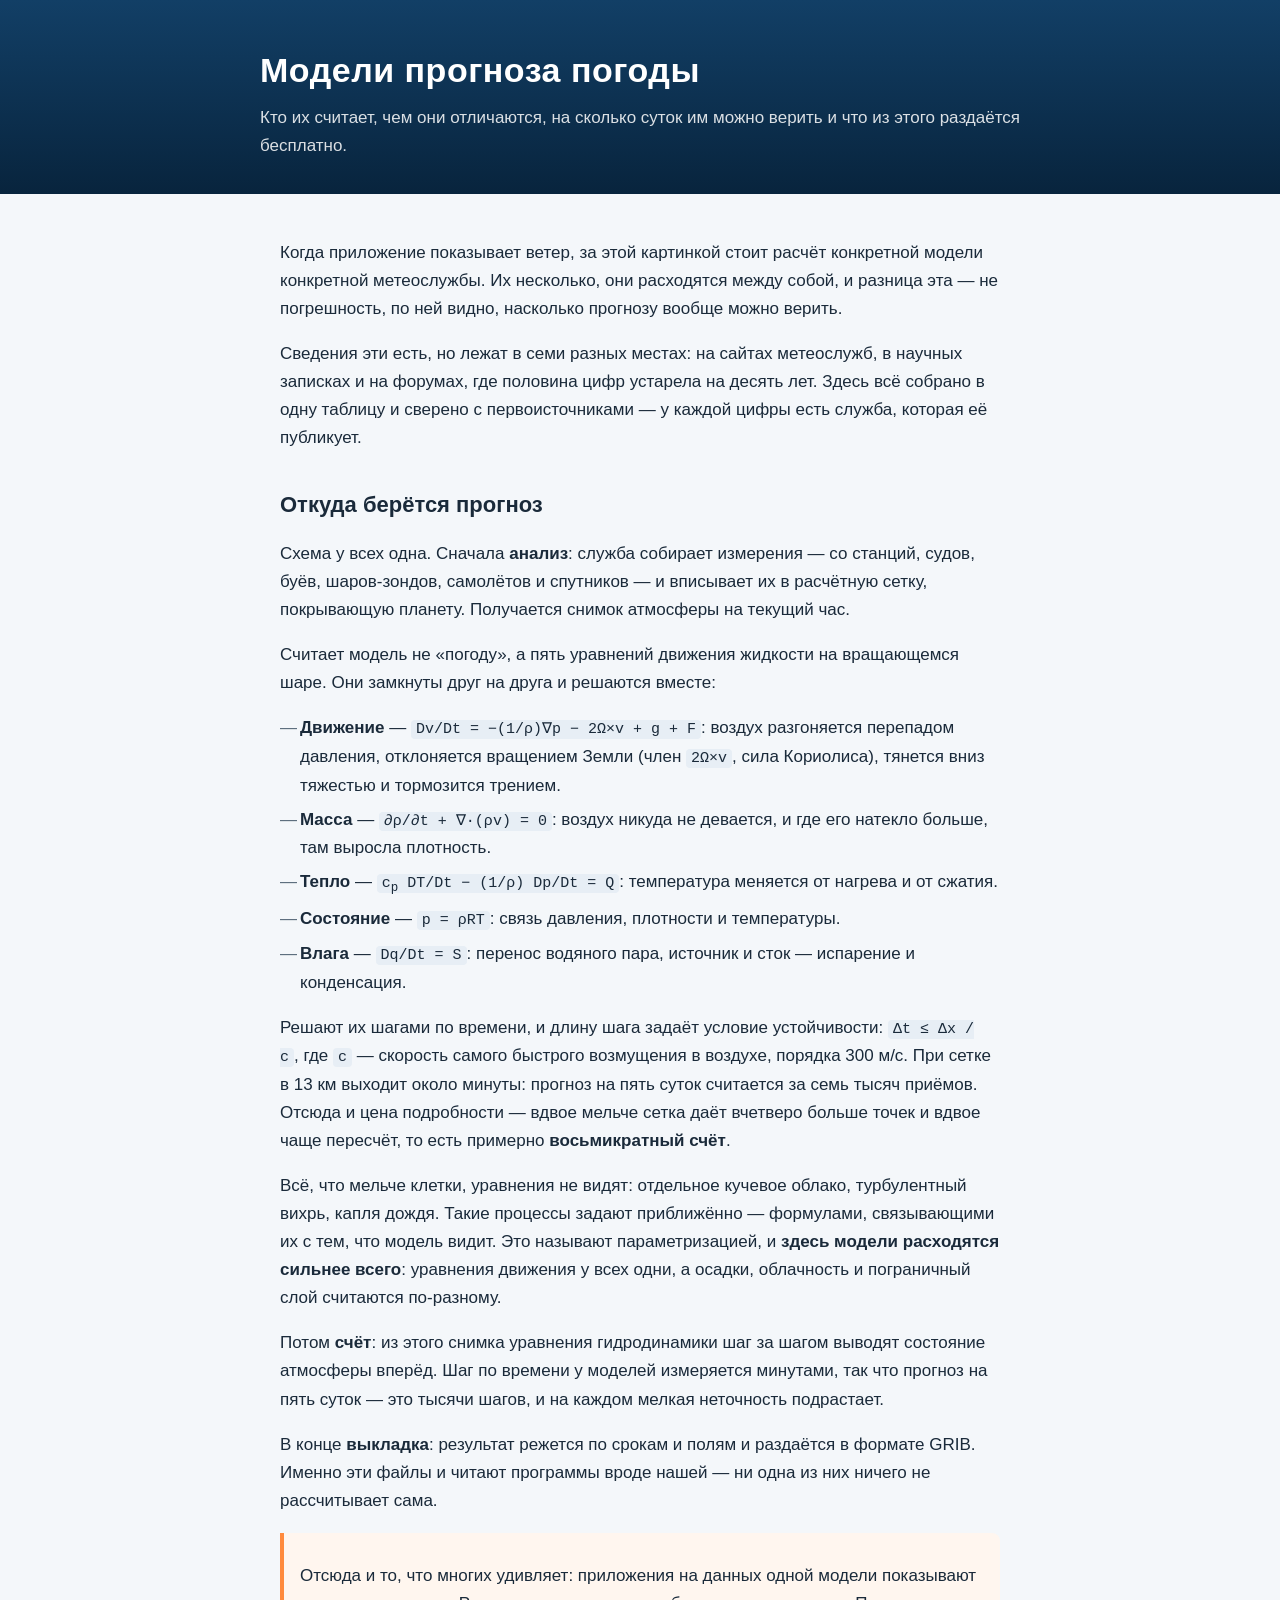
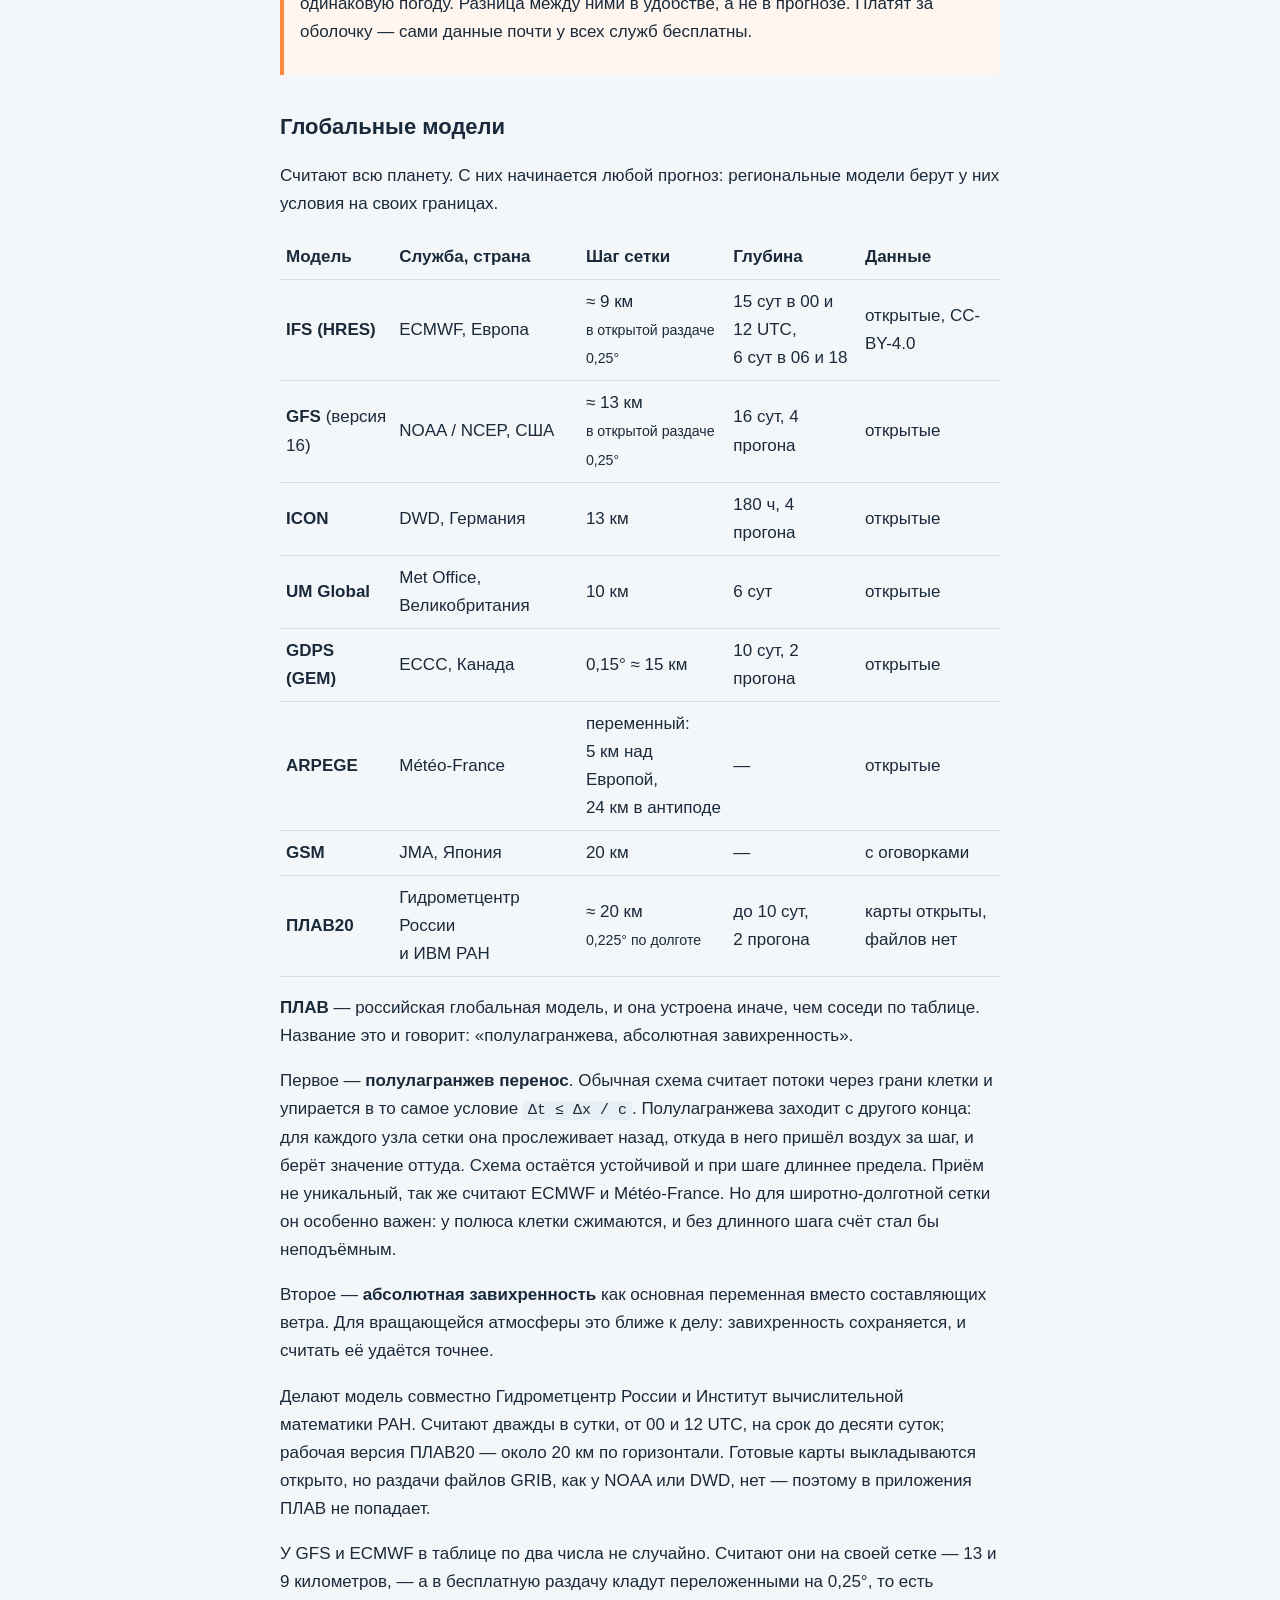
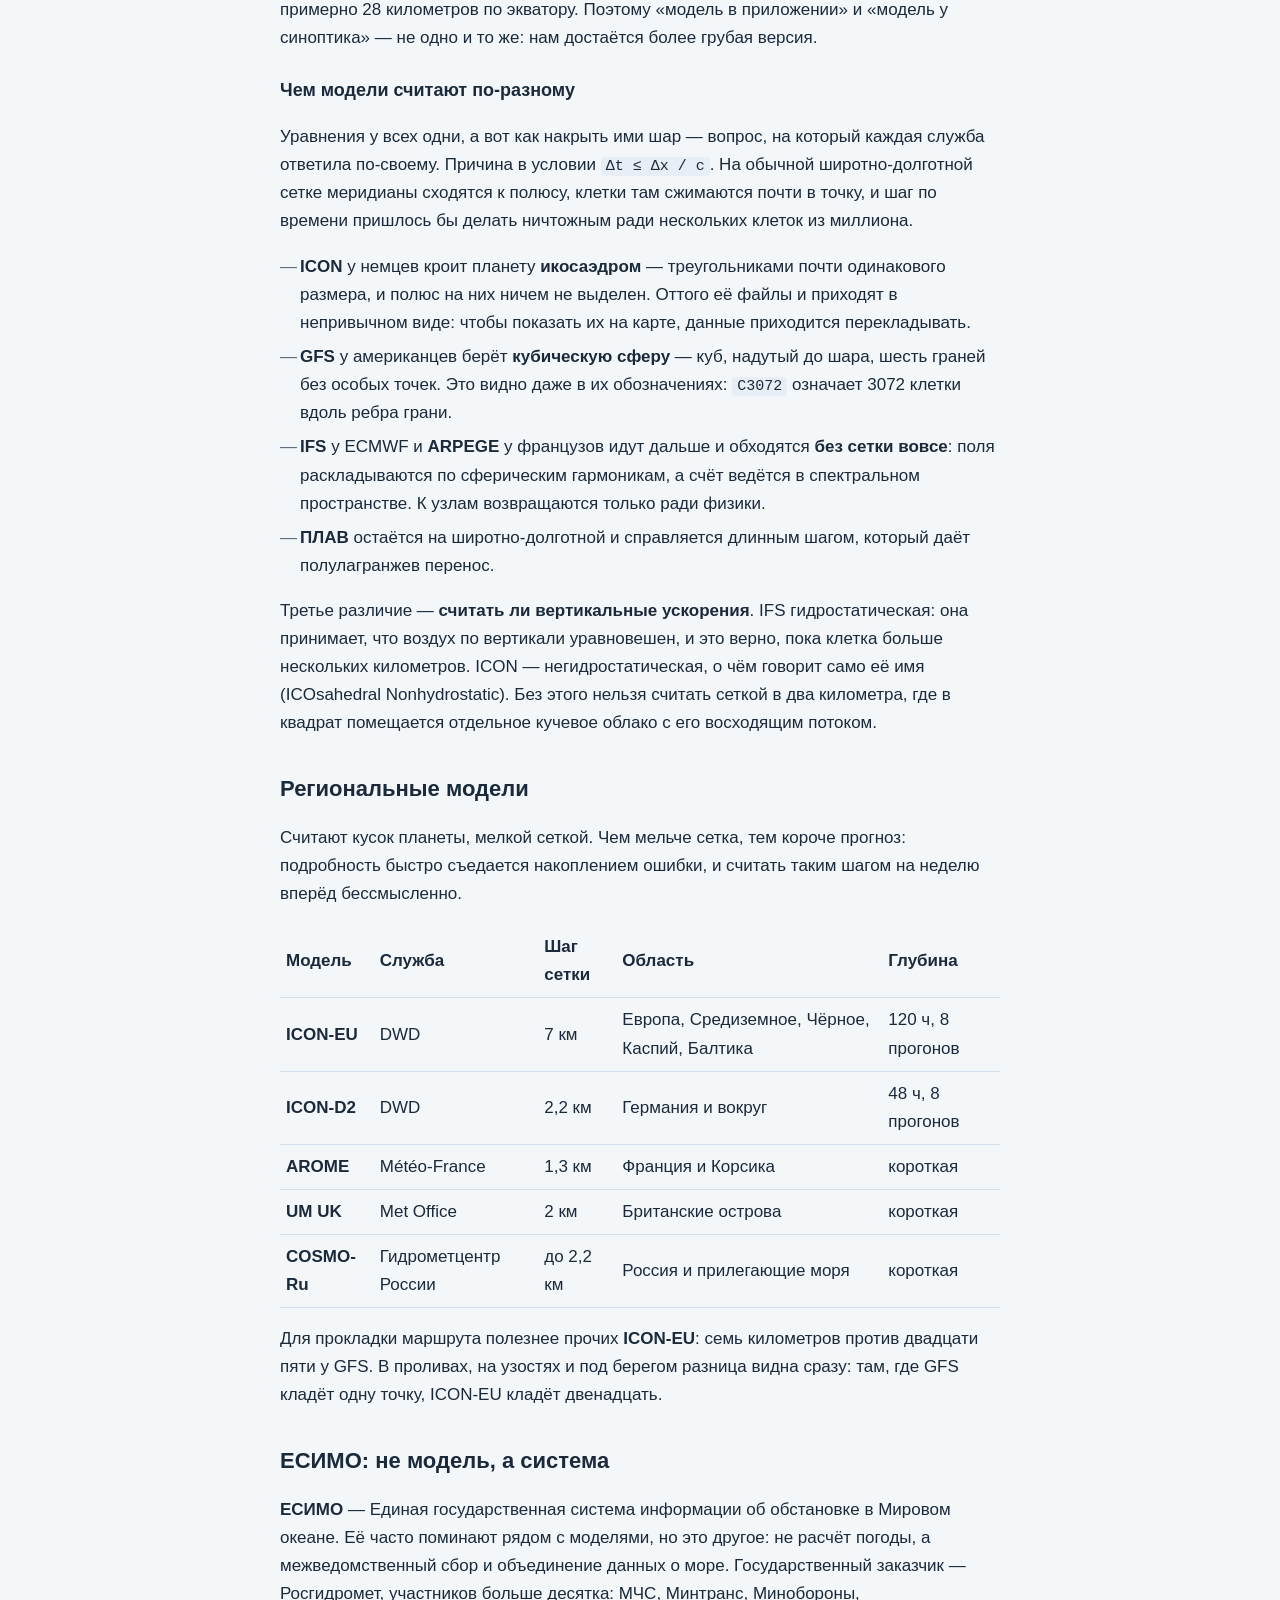
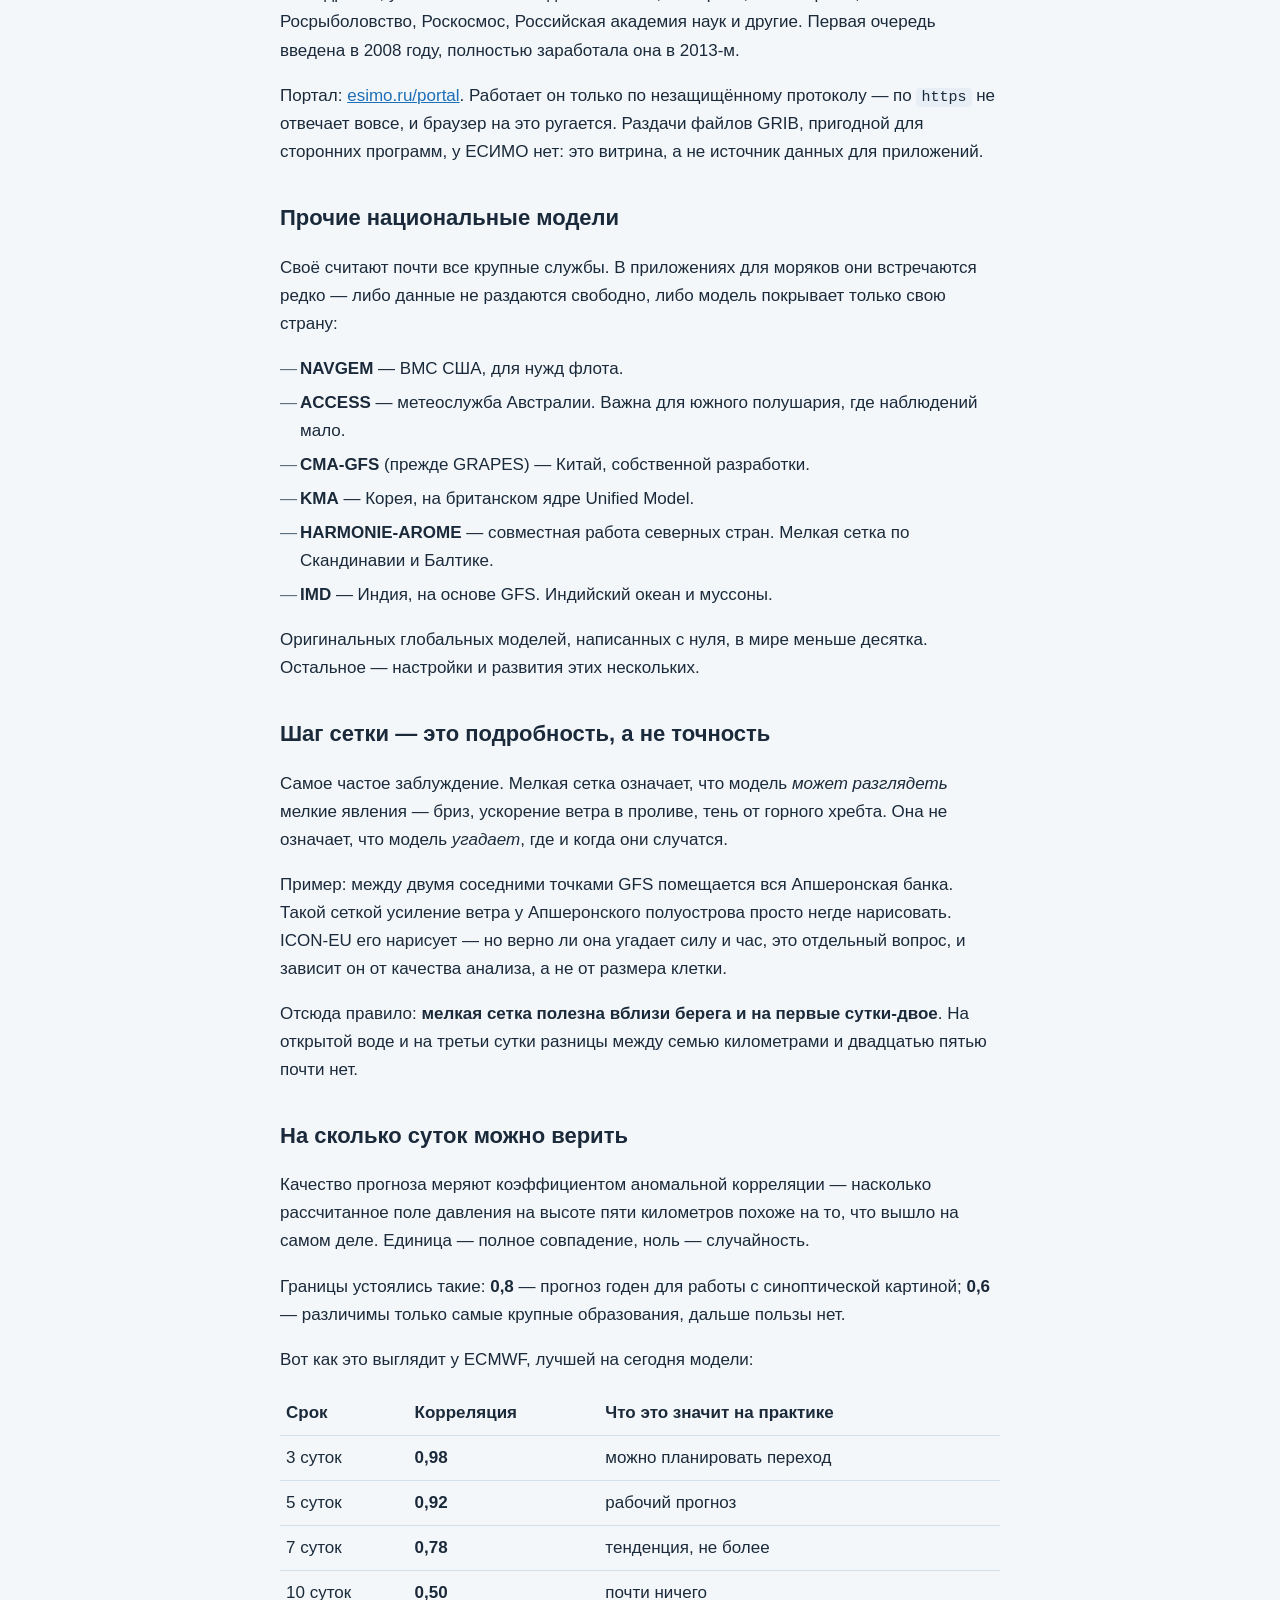
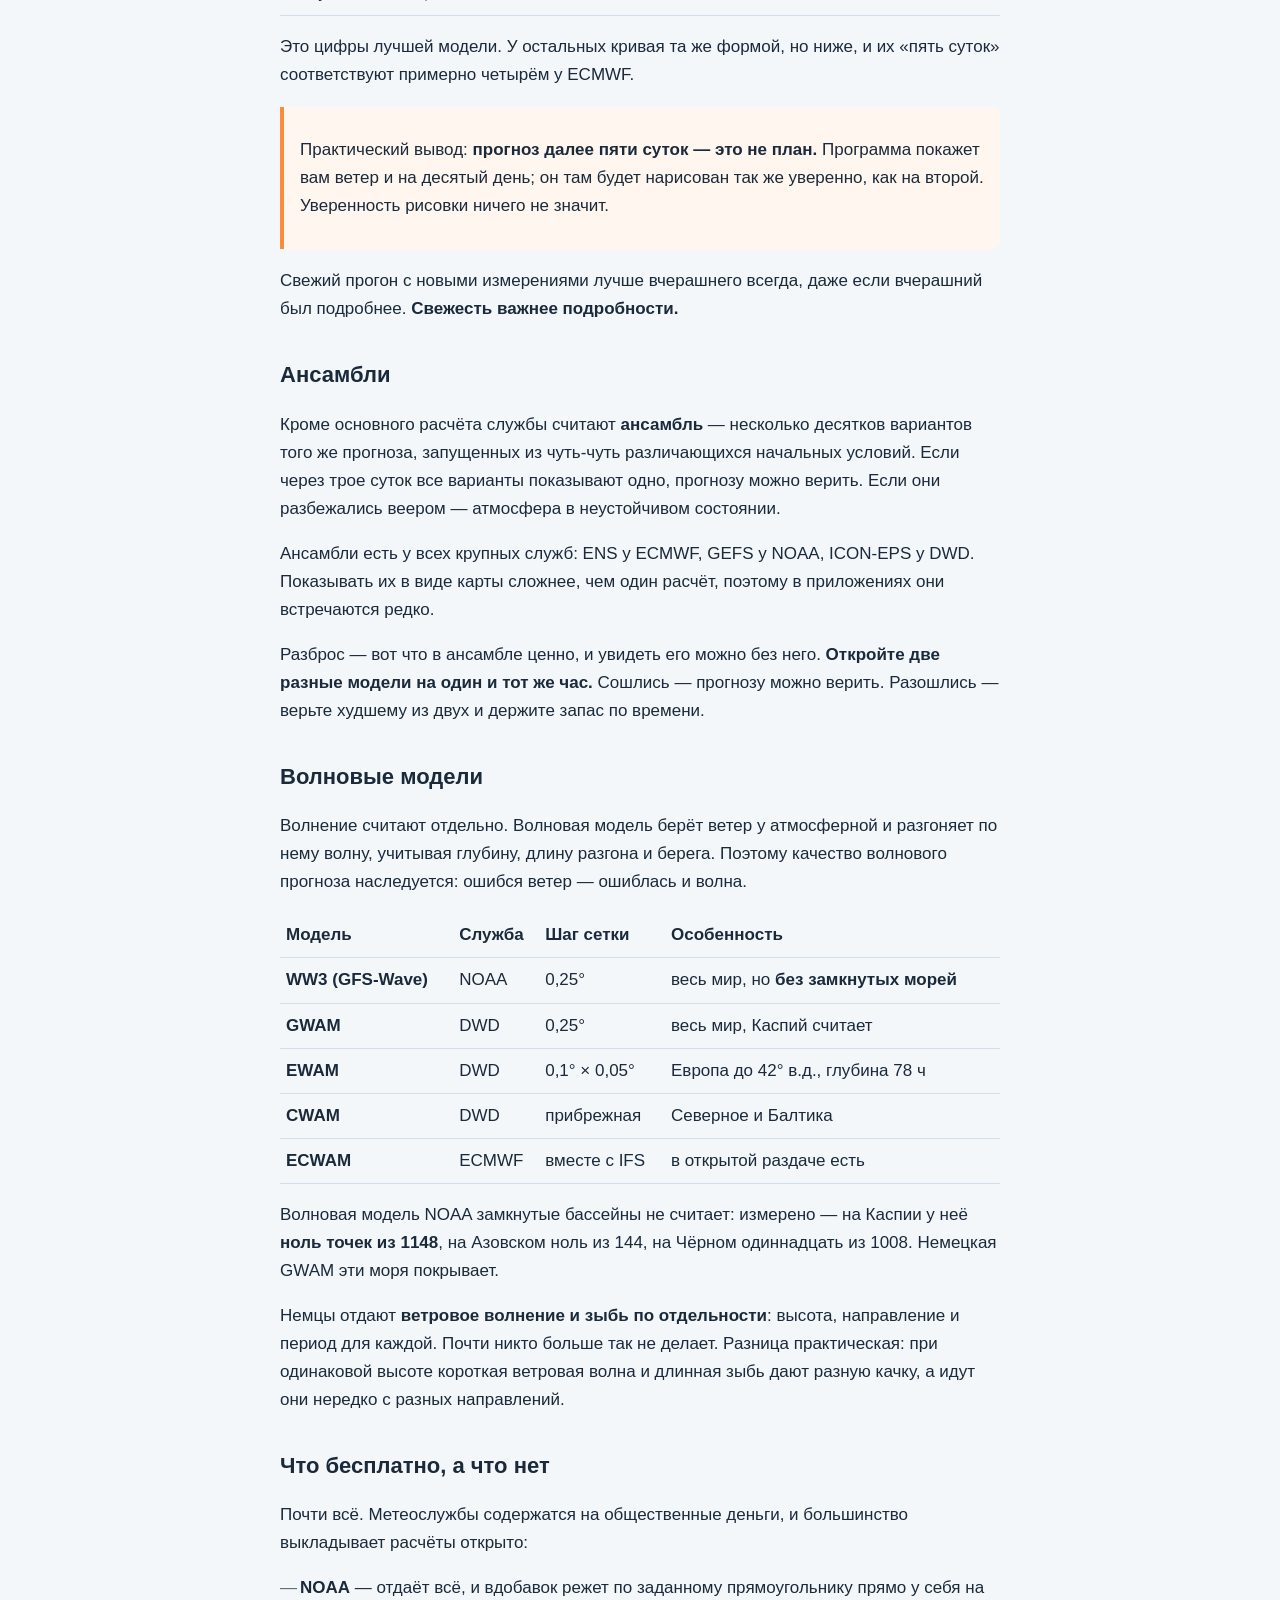
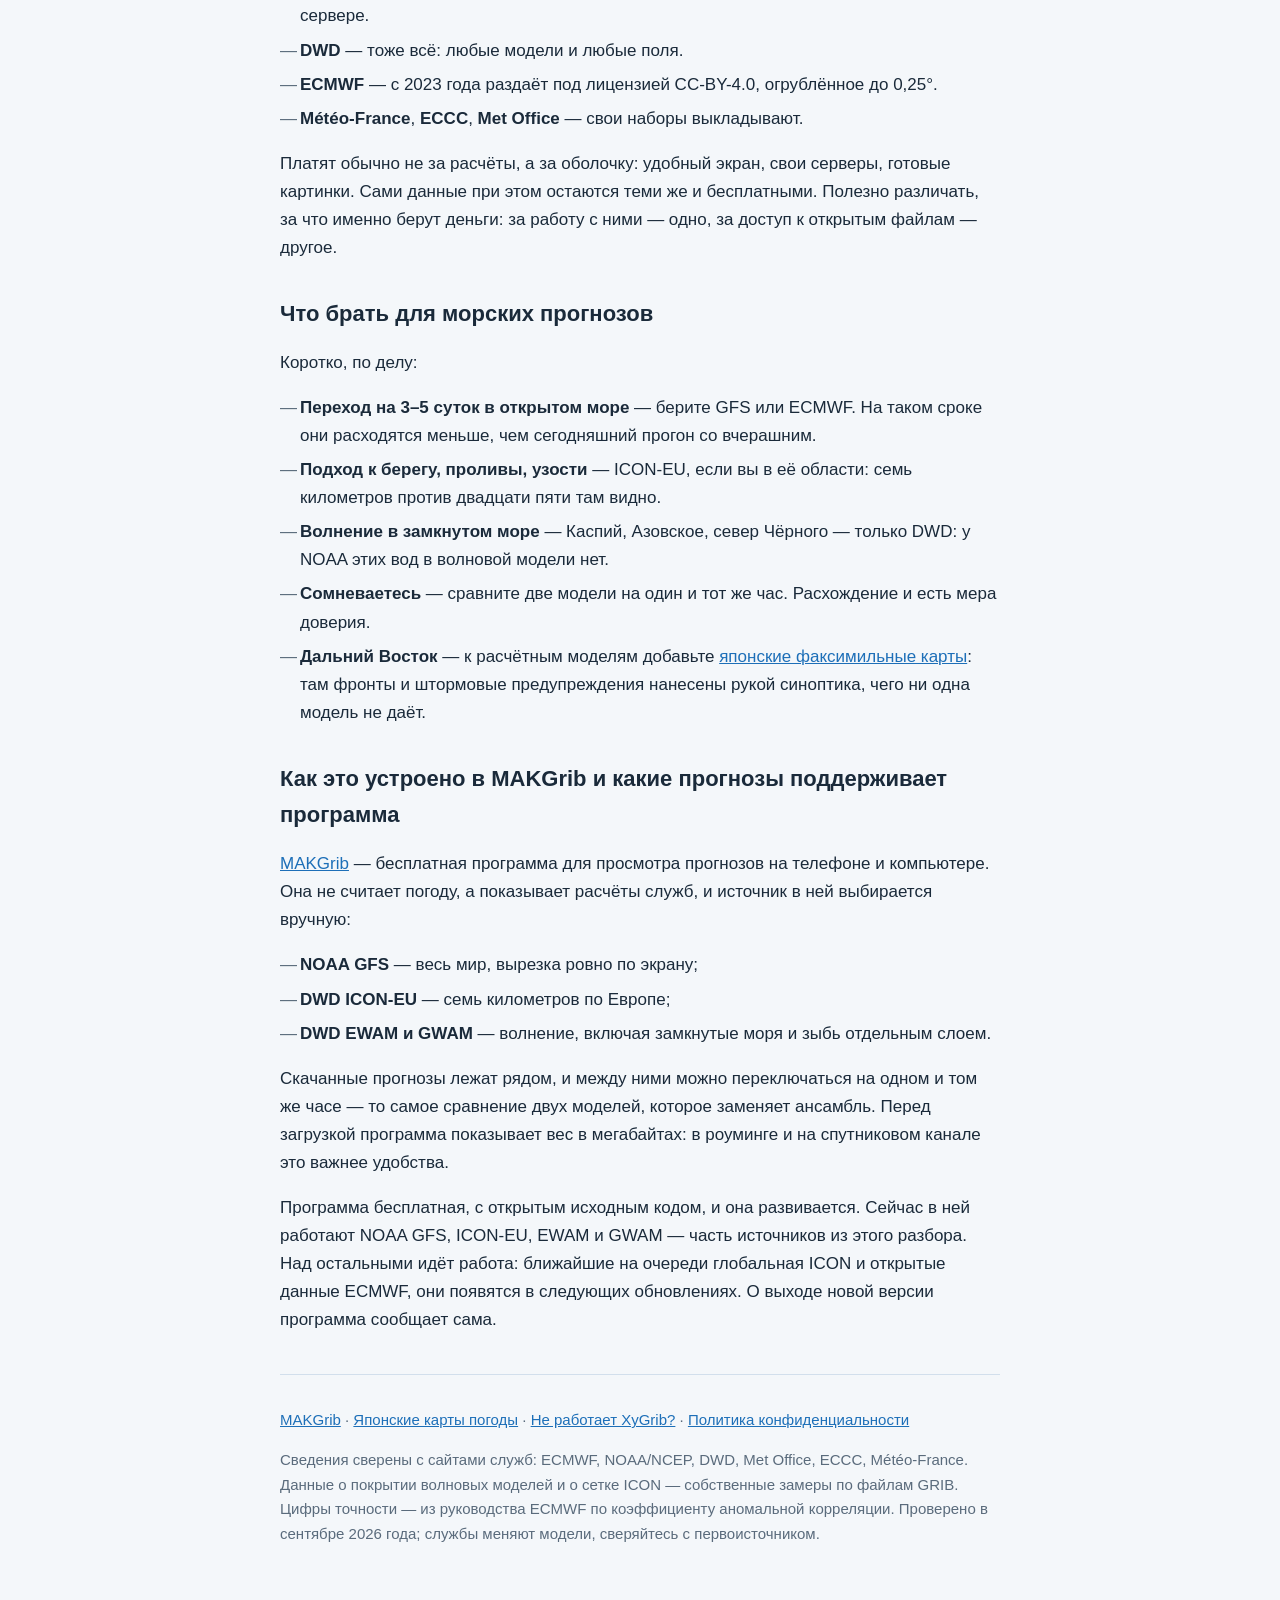
<file: docs/models.html>
<!doctype html>
<html lang="ru">
<meta charset="utf-8">
<meta name="viewport" content="width=device-width, initial-scale=1">
<title>Модели прогноза погоды: GFS, ECMWF, ICON и другие — чем отличаются</title>
<meta name="description" content="Какие бывают модели прогноза погоды: GFS, ECMWF, ICON, ARPEGE, GEM, UM. Кто их считает, шаг сетки, глубина прогноза, что бесплатно. На сколько суток можно верить прогнозу и почему модели расходятся. Справочник для моряков.">
<link rel="canonical" href="https://sermakarkz.github.io/MAKGrib/models.html">
<meta property="og:title" content="Модели прогноза погоды: GFS, ECMWF, ICON — чем отличаются">
<meta property="og:description" content="Кто считает прогнозы, чем модели отличаются, на сколько суток им можно верить и что из этого бесплатно.">
<meta property="og:type" content="article">
<meta property="og:url" content="https://sermakarkz.github.io/MAKGrib/models.html">
<link rel="stylesheet" href="style.css">

<header><div class="in">
  <h1>Модели прогноза погоды</h1>
  <p>Кто их считает, чем они отличаются, на сколько суток им можно верить
     и что из этого раздаётся бесплатно.</p>
</div></header>

<main>

  <p>Когда приложение показывает ветер, за этой картинкой стоит расчёт
     конкретной модели конкретной метеослужбы. Их несколько, они
     расходятся между собой, и разница эта — не погрешность, по ней видно, насколько прогнозу вообще можно
     верить.</p>

<p>Сведения эти есть, но лежат в семи разных местах: на сайтах
     метеослужб, в научных записках и на форумах, где половина
     цифр устарела на десять лет. Здесь всё собрано в одну
     таблицу и сверено с первоисточниками — у каждой цифры есть
     служба, которая её публикует.</p>

<h2>Откуда берётся прогноз</h2>

<p>Схема у всех одна. Сначала <b>анализ</b>: служба собирает измерения —
     со станций, судов, буёв, шаров-зондов, самолётов и спутников — и
     вписывает их в расчётную сетку, покрывающую планету. Получается
     снимок атмосферы на текущий час.</p>

<p>Считает модель не «погоду», а пять уравнений движения жидкости на вращающемся шаре. Они замкнуты друг на друга и решаются вместе:</p>

<ul>
  <li><b>Движение</b> — <code>Dv/Dt = −(1/ρ)∇p − 2Ω×v + g + F</code>: воздух разгоняется перепадом давления, отклоняется вращением Земли (член <code>2Ω×v</code>, сила Кориолиса), тянется вниз тяжестью и тормозится трением.</li>
  <li><b>Масса</b> — <code>∂ρ/∂t + ∇·(ρv) = 0</code>: воздух никуда не девается, и где его натекло больше, там выросла плотность.</li>
  <li><b>Тепло</b> — <code>c<sub>p</sub> DT/Dt − (1/ρ) Dp/Dt = Q</code>: температура меняется от нагрева и от сжатия.</li>
  <li><b>Состояние</b> — <code>p = ρRT</code>: связь давления, плотности и температуры.</li>
  <li><b>Влага</b> — <code>Dq/Dt = S</code>: перенос водяного пара, источник и сток — испарение и конденсация.</li>
</ul>

<p>Решают их шагами по времени, и длину шага задаёт условие
     устойчивости: <code>Δt ≤ Δx / c</code>, где <code>c</code> — скорость самого быстрого
     возмущения в воздухе, порядка 300 м/с. При сетке в 13 км выходит
     около минуты: прогноз на пять суток считается за семь тысяч
     приёмов. Отсюда и цена подробности — вдвое мельче сетка даёт
     вчетверо больше точек и вдвое чаще пересчёт, то есть примерно
     <b>восьмикратный счёт</b>.</p>

<p>Всё, что мельче клетки, уравнения не видят: отдельное кучевое облако, турбулентный вихрь, капля дождя. Такие процессы задают приближённо — формулами, связывающими их с тем, что модель видит. Это называют параметризацией, и <b>здесь модели расходятся сильнее всего</b>: уравнения движения у всех одни, а осадки, облачность и пограничный слой считаются по-разному.</p>

<p>Потом <b>счёт</b>: из этого снимка уравнения гидродинамики шаг за
     шагом выводят состояние атмосферы вперёд. Шаг по времени у моделей
     измеряется минутами, так что прогноз на пять суток — это тысячи
     шагов, и на каждом мелкая неточность подрастает.</p>

<p>В конце <b>выкладка</b>: результат режется по срокам и полям и
     раздаётся в формате GRIB. Именно эти файлы и читают программы вроде
     нашей — ни одна из них ничего не рассчитывает сама.</p>

<div class="note">
    <p>Отсюда и то, что многих удивляет: приложения на данных одной
       модели показывают одинаковую погоду. Разница между ними в
       удобстве, а не в прогнозе. Платят за оболочку — сами данные
       почти у всех служб бесплатны.</p>
  </div>

<h2>Глобальные модели</h2>

<p>Считают всю планету. С них начинается любой прогноз: региональные
     модели берут у них условия на своих границах.</p>

<table>
    <tbody><tr><th>Модель</th><th>Служба, страна</th><th>Шаг сетки</th><th>Глубина</th><th>Данные</th></tr>
    <tr><td><b>IFS (HRES)</b></td><td>ECMWF, Европа</td><td>≈ 9 км<br><small>в открытой раздаче 0,25°</small></td><td>15 сут в 00 и 12 UTC,<br>6 сут в 06 и 18</td><td>открытые, CC-BY-4.0</td></tr>
    <tr><td><b>GFS</b> (версия 16)</td><td>NOAA / NCEP, США</td><td>≈ 13 км<br><small>в открытой раздаче 0,25°</small></td><td>16 сут, 4 прогона</td><td>открытые</td></tr>
    <tr><td><b>ICON</b></td><td>DWD, Германия</td><td>13 км</td><td>180 ч, 4 прогона</td><td>открытые</td></tr>
    <tr><td><b>UM Global</b></td><td>Met Office, Великобритания</td><td>10 км</td><td>6 сут</td><td>открытые</td></tr>
    <tr><td><b>GDPS (GEM)</b></td><td>ECCC, Канада</td><td>0,15° ≈ 15 км</td><td>10 сут, 2 прогона</td><td>открытые</td></tr>
    <tr><td><b>ARPEGE</b></td><td>Météo-France</td><td>переменный:<br>5 км над Европой,<br>24 км в антиподе</td><td>—</td><td>открытые</td></tr>
    <tr><td><b>GSM</b></td><td>JMA, Япония</td><td>20 км</td><td>—</td><td>с оговорками</td></tr>
    <tr><td><b>ПЛАВ20</b></td><td>Гидрометцентр России<br>и ИВМ РАН</td><td>≈ 20 км<br><small>0,225° по долготе</small></td><td>до 10 сут,<br>2 прогона</td><td>карты открыты,<br>файлов нет</td></tr>
  </tbody></table>

<p><b>ПЛАВ</b> — российская глобальная модель, и она устроена иначе, чем соседи по таблице. Название это и говорит: «полулагранжева, абсолютная завихренность».</p>

<p>Первое — <b>полулагранжев перенос</b>. Обычная схема считает потоки
     через грани клетки и упирается в то самое условие
     <code>Δt ≤ Δx / c</code>. Полулагранжева заходит с другого конца:
     для каждого узла сетки она прослеживает назад, откуда в него
     пришёл воздух за шаг, и берёт значение оттуда. Схема остаётся
     устойчивой и при шаге длиннее предела. Приём не уникальный, так
     же считают ECMWF и Météo-France. Но для широтно-долготной сетки
     он особенно важен: у полюса клетки сжимаются, и без длинного шага
     счёт стал бы неподъёмным.</p>

<p>Второе — <b>абсолютная завихренность</b> как основная переменная вместо составляющих ветра. Для вращающейся атмосферы это ближе к делу: завихренность сохраняется, и считать её удаётся точнее.</p>

<p>Делают модель совместно Гидрометцентр России и Институт вычислительной математики РАН. Считают дважды в сутки, от 00 и 12 UTC, на срок до десяти суток; рабочая версия ПЛАВ20 — около 20 км по горизонтали. Готовые карты выкладываются открыто, но раздачи файлов GRIB, как у NOAA или DWD, нет — поэтому в приложения ПЛАВ не попадает.</p>

<p>У GFS и ECMWF в таблице по два числа не случайно. Считают они на
     своей сетке — 13 и 9 километров, — а в бесплатную раздачу кладут
     переложенными на 0,25°, то есть примерно 28 километров по экватору.
     Поэтому «модель в приложении» и «модель у синоптика» — не одно и то же:
     нам достаётся более грубая версия.</p>

<h3>Чем модели считают по-разному</h3>

<p>Уравнения у всех одни, а вот как накрыть ими шар — вопрос, на который каждая служба ответила по-своему. Причина в условии <code>Δt ≤ Δx / c</code>. На обычной широтно-долготной сетке меридианы сходятся к полюсу, клетки там сжимаются почти в точку, и шаг по времени пришлось бы делать ничтожным ради нескольких клеток из миллиона.</p>

<ul>
  <li><b>ICON</b> у немцев кроит планету <b>икосаэдром</b> — треугольниками почти одинакового размера, и полюс на них ничем не выделен. Оттого её файлы и приходят в непривычном виде: чтобы показать их на карте, данные приходится перекладывать.</li>
  <li><b>GFS</b> у американцев берёт <b>кубическую сферу</b> — куб, надутый до шара, шесть граней без особых точек. Это видно даже в их обозначениях: <code>C3072</code> означает 3072 клетки вдоль ребра грани.</li>
  <li><b>IFS</b> у ECMWF и <b>ARPEGE</b> у французов идут дальше и обходятся <b>без сетки вовсе</b>: поля раскладываются по сферическим гармоникам, а счёт ведётся в спектральном пространстве. К узлам возвращаются только ради физики.</li>
  <li><b>ПЛАВ</b> остаётся на широтно-долготной и справляется длинным шагом, который даёт полулагранжев перенос.</li>
</ul>

<p>Третье различие — <b>считать ли вертикальные ускорения</b>. IFS гидростатическая: она принимает, что воздух по вертикали уравновешен, и это верно, пока клетка больше нескольких километров. ICON — негидростатическая, о чём говорит само её имя (ICOsahedral Nonhydrostatic). Без этого нельзя считать сеткой в два километра, где в квадрат помещается отдельное кучевое облако с его восходящим потоком.</p>

<h2>Региональные модели</h2>

<p>Считают кусок планеты, мелкой сеткой. Чем мельче сетка, тем
     короче прогноз: подробность быстро съедается накоплением ошибки, и
     считать таким шагом на неделю вперёд бессмысленно.</p>

<table>
    <tr><th>Модель</th><th>Служба</th><th>Шаг сетки</th><th>Область</th><th>Глубина</th></tr>
    <tr><td><b>ICON-EU</b></td><td>DWD</td><td>7 км</td><td>Европа, Средиземное, Чёрное, Каспий, Балтика</td><td>120 ч, 8 прогонов</td></tr>
    <tr><td><b>ICON-D2</b></td><td>DWD</td><td>2,2 км</td><td>Германия и вокруг</td><td>48 ч, 8 прогонов</td></tr>
    <tr><td><b>AROME</b></td><td>Météo-France</td><td>1,3 км</td><td>Франция и Корсика</td><td>короткая</td></tr>
    <tr><td><b>UM UK</b></td><td>Met Office</td><td>2 км</td><td>Британские острова</td><td>короткая</td></tr>
    <tr><td><b>COSMO-Ru</b></td><td>Гидрометцентр России</td><td>до 2,2 км</td><td>Россия и прилегающие моря</td><td>короткая</td></tr>
  </table>

<p>Для прокладки маршрута полезнее прочих <b>ICON-EU</b>: семь
     километров против двадцати пяти у GFS. В проливах, на узостях и
     под берегом разница видна сразу: там, где GFS кладёт одну точку,
     ICON-EU кладёт двенадцать.</p>

<h2>ЕСИМО: не модель, а система</h2>

<p><b>ЕСИМО</b> — Единая государственная система информации об
     обстановке в Мировом океане. Её часто поминают рядом с моделями,
     но это другое: не расчёт погоды, а межведомственный сбор и
     объединение данных о море. Государственный заказчик —
     Росгидромет, участников больше десятка: МЧС, Минтранс,
     Минобороны, Росрыболовство, Роскосмос, Российская академия наук и
     другие. Первая очередь введена в 2008 году, полностью заработала
     она в 2013-м.</p>

<p>Портал: <a href="http://esimo.ru/portal/">esimo.ru/portal</a>.
     Работает он только по незащищённому протоколу — по <code>https</code>
     не отвечает вовсе, и браузер на это ругается. Раздачи файлов GRIB,
     пригодной для сторонних программ, у ЕСИМО нет: это витрина, а не
     источник данных для приложений.</p>

<h2>Прочие национальные модели</h2>

<p>Своё считают почти все крупные службы. В приложениях для моряков они
     встречаются редко — либо данные не раздаются свободно, либо модель
     покрывает только свою страну:</p>

<ul>
    <li><b>NAVGEM</b> — ВМС США, для нужд флота.</li>
    <li><b>ACCESS</b> — метеослужба Австралии. Важна для южного
        полушария, где наблюдений мало.</li>
    <li><b>CMA-GFS</b> (прежде GRAPES) — Китай, собственной
        разработки.</li>
    <li><b>KMA</b> — Корея, на британском ядре Unified Model.</li>
    <li><b>HARMONIE-AROME</b> — совместная работа северных стран.
        Мелкая сетка по Скандинавии и Балтике.</li>
    <li><b>IMD</b> — Индия, на основе GFS. Индийский океан и
        муссоны.</li>
  </ul>

<p>Оригинальных глобальных моделей, написанных с нуля, в мире меньше
     десятка. Остальное — настройки и развития этих нескольких.</p>

<h2>Шаг сетки — это подробность, а не точность</h2>

<p>Самое частое заблуждение. Мелкая сетка означает, что модель <em>может
     разглядеть</em> мелкие явления — бриз, ускорение ветра в проливе,
     тень от горного хребта. Она не означает, что модель <em>угадает</em>,
     где и когда они случатся.</p>

<p>Пример: между двумя соседними точками GFS
     помещается вся Апшеронская банка. Такой сеткой усиление ветра у
     Апшеронского полуострова просто негде нарисовать. ICON-EU его
     нарисует — но верно ли она угадает силу и час, это отдельный вопрос,
     и зависит он от качества анализа, а не от размера клетки.</p>

<p>Отсюда правило: <b>мелкая сетка полезна вблизи берега и на первые
     сутки-двое</b>. На открытой воде и на третьи сутки разницы между
     семью километрами и двадцатью пятью почти нет.</p>

<h2>На сколько суток можно верить</h2>

<p>Качество прогноза меряют коэффициентом аномальной корреляции —
     насколько рассчитанное поле давления на высоте пяти километров похоже
     на то, что вышло на самом деле. Единица — полное совпадение, ноль —
     случайность.</p>

<p>Границы устоялись такие: <b>0,8</b> — прогноз годен для работы с
     синоптической картиной; <b>0,6</b> — различимы только самые крупные
     образования, дальше пользы нет.</p>

<p>Вот как это выглядит у ECMWF, лучшей на сегодня модели:</p>

<table>
    <tr><th>Срок</th><th>Корреляция</th><th>Что это значит на практике</th></tr>
    <tr><td>3 суток</td><td><b>0,98</b></td><td>можно планировать переход</td></tr>
    <tr><td>5 суток</td><td><b>0,92</b></td><td>рабочий прогноз</td></tr>
    <tr><td>7 суток</td><td><b>0,78</b></td><td>тенденция, не более</td></tr>
    <tr><td>10 суток</td><td><b>0,50</b></td><td>почти ничего</td></tr>
  </table>

<p>Это цифры лучшей модели. У остальных кривая та же формой, но ниже, и
     их «пять суток» соответствуют примерно четырём у ECMWF.</p>

<div class="note">
    <p>Практический вывод: <b>прогноз далее
       пяти суток — это не план.</b> Программа покажет вам ветер
       и на десятый день; он там будет нарисован так же уверенно, как на
       второй. Уверенность рисовки ничего не значит.</p>
  </div>

<p>Свежий прогон с новыми измерениями лучше вчерашнего
     всегда, даже если вчерашний был подробнее. <b>Свежесть важнее
     подробности.</b></p>

<h2>Ансамбли</h2>

<p>Кроме основного расчёта службы считают <b>ансамбль</b> — несколько
     десятков вариантов того же прогноза, запущенных из чуть-чуть
     различающихся начальных условий. Если через трое суток все варианты
     показывают одно, прогнозу можно верить. Если они разбежались веером —
     атмосфера в неустойчивом состоянии.</p>

<p>Ансамбли есть у всех крупных служб: ENS у ECMWF, GEFS у NOAA,
     ICON-EPS у DWD. Показывать их в виде карты сложнее, чем один расчёт,
     поэтому в приложениях они встречаются редко.</p>

<p>Разброс — вот что в ансамбле ценно, и увидеть его можно без него.
     <b>Откройте две разные модели на один и тот же час.</b> Сошлись —
     прогнозу можно верить. Разошлись — верьте худшему из двух и
     держите запас по времени.</p>

<h2>Волновые модели</h2>

<p>Волнение считают отдельно. Волновая модель берёт ветер у
     атмосферной и разгоняет по нему волну, учитывая глубину, длину
     разгона и берега. Поэтому качество волнового прогноза наследуется:
     ошибся ветер — ошиблась и волна.</p>

<table>
    <tr><th>Модель</th><th>Служба</th><th>Шаг сетки</th><th>Особенность</th></tr>
    <tr><td><b>WW3 (GFS-Wave)</b></td><td>NOAA</td><td>0,25°</td><td>весь мир, но <b>без замкнутых морей</b></td></tr>
    <tr><td><b>GWAM</b></td><td>DWD</td><td>0,25°</td><td>весь мир, Каспий считает</td></tr>
    <tr><td><b>EWAM</b></td><td>DWD</td><td>0,1° × 0,05°</td><td>Европа до 42° в.д., глубина 78 ч</td></tr>
    <tr><td><b>CWAM</b></td><td>DWD</td><td>прибрежная</td><td>Северное и Балтика</td></tr>
    <tr><td><b>ECWAM</b></td><td>ECMWF</td><td>вместе с IFS</td><td>в открытой раздаче есть</td></tr>
  </table>

<p>Волновая модель NOAA замкнутые
     бассейны не считает: измерено — на Каспии у неё <b>ноль точек из
     1148</b>, на Азовском ноль из 144, на Чёрном одиннадцать из 1008.
     Немецкая GWAM эти моря покрывает.</p>

<p>Немцы отдают <b>ветровое волнение и зыбь по отдельности</b>:
     высота, направление и период для каждой. Почти никто больше
     так не делает. Разница практическая: при одинаковой высоте
     короткая ветровая волна и длинная зыбь дают разную качку, а
     идут они нередко с разных направлений.</p>

<h2>Что бесплатно, а что нет</h2>

<p>Почти всё. Метеослужбы содержатся на общественные деньги, и
     большинство выкладывает расчёты открыто:</p>

<ul>
    <li><b>NOAA</b> — отдаёт всё, и вдобавок режет по заданному
        прямоугольнику прямо у себя на сервере.</li>
    <li><b>DWD</b> — тоже всё: любые модели и любые поля.</li>
    <li><b>ECMWF</b> — с 2023 года раздаёт под лицензией CC-BY-4.0,
        огрублённое до 0,25°.</li>
    <li><b>Météo-France</b>, <b>ECCC</b>, <b>Met Office</b> — свои
        наборы выкладывают.</li>
  </ul>

<p>Платят обычно не за расчёты, а за оболочку: удобный экран, свои
     серверы, готовые картинки. Сами данные при этом остаются теми же
     и бесплатными. Полезно различать, за что именно берут деньги: за
     работу с ними — одно, за доступ к открытым файлам — другое.</p>

<h2>Что брать для морских прогнозов</h2>

<p>Коротко, по делу:</p>

<ul>
    <li><b>Переход на 3–5 суток в открытом море</b> — берите GFS или
        ECMWF. На таком сроке они расходятся меньше, чем сегодняшний
        прогон со вчерашним.</li>
    <li><b>Подход к берегу, проливы, узости</b> — ICON-EU, если вы в
        её области: семь километров против двадцати пяти там
        видно.</li>
    <li><b>Волнение в замкнутом море</b> — Каспий, Азовское, север
        Чёрного — только DWD: у NOAA этих вод в волновой модели
        нет.</li>
    <li><b>Сомневаетесь</b> — сравните две модели на один и тот же
        час. Расхождение и есть мера доверия.</li>
    <li><b>Дальний Восток</b> — к расчётным моделям добавьте
        <a href="japan.html">японские факсимильные карты</a>: там
        фронты и штормовые предупреждения нанесены рукой синоптика,
        чего ни одна модель не даёт.</li>
  </ul>

<h2>Как это устроено в MAKGrib и какие прогнозы поддерживает программа</h2>

<p><a href="./">MAKGrib</a> — бесплатная программа для просмотра
     прогнозов на телефоне и компьютере. Она не считает погоду, а
     показывает расчёты служб, и источник в ней выбирается вручную:</p>

<ul>
    <li><b>NOAA GFS</b> — весь мир, вырезка ровно по экрану;</li>
    <li><b>DWD ICON-EU</b> — семь километров по Европе;</li>
    <li><b>DWD EWAM и GWAM</b> — волнение, включая замкнутые моря и зыбь
        отдельным слоем.</li>
  </ul>

<p>Скачанные прогнозы лежат рядом, и между ними можно переключаться на
     одном и том же часе — то самое сравнение двух моделей, которое
     заменяет ансамбль. Перед загрузкой программа показывает вес в
     мегабайтах: в роуминге и на спутниковом канале это важнее удобства.</p>

<p>Программа бесплатная, с открытым исходным кодом, и она развивается. Сейчас в ней работают NOAA GFS, ICON-EU, EWAM и GWAM — часть источников из этого разбора. Над остальными идёт работа: ближайшие на очереди глобальная ICON и открытые данные ECMWF, они появятся в следующих обновлениях. О выходе новой версии программа сообщает сама.</p>

  <footer>
    <p><a href="./">MAKGrib</a> ·
       <a href="japan.html">Японские карты погоды</a> ·
       <a href="xygrib.html">Не работает XyGrib?</a> ·
       <a href="privacy.html">Политика конфиденциальности</a></p>
    <p>Сведения сверены с сайтами служб: ECMWF, NOAA/NCEP, DWD, Met Office,
       ECCC, Météo-France. Данные о покрытии волновых моделей и о сетке
       ICON — собственные замеры по файлам GRIB. Цифры точности —
       из руководства ECMWF по коэффициенту аномальной корреляции.
       Проверено в сентябре 2026 года; службы меняют модели, сверяйтесь
       с первоисточником.</p>
  </footer>
</main>
</file>
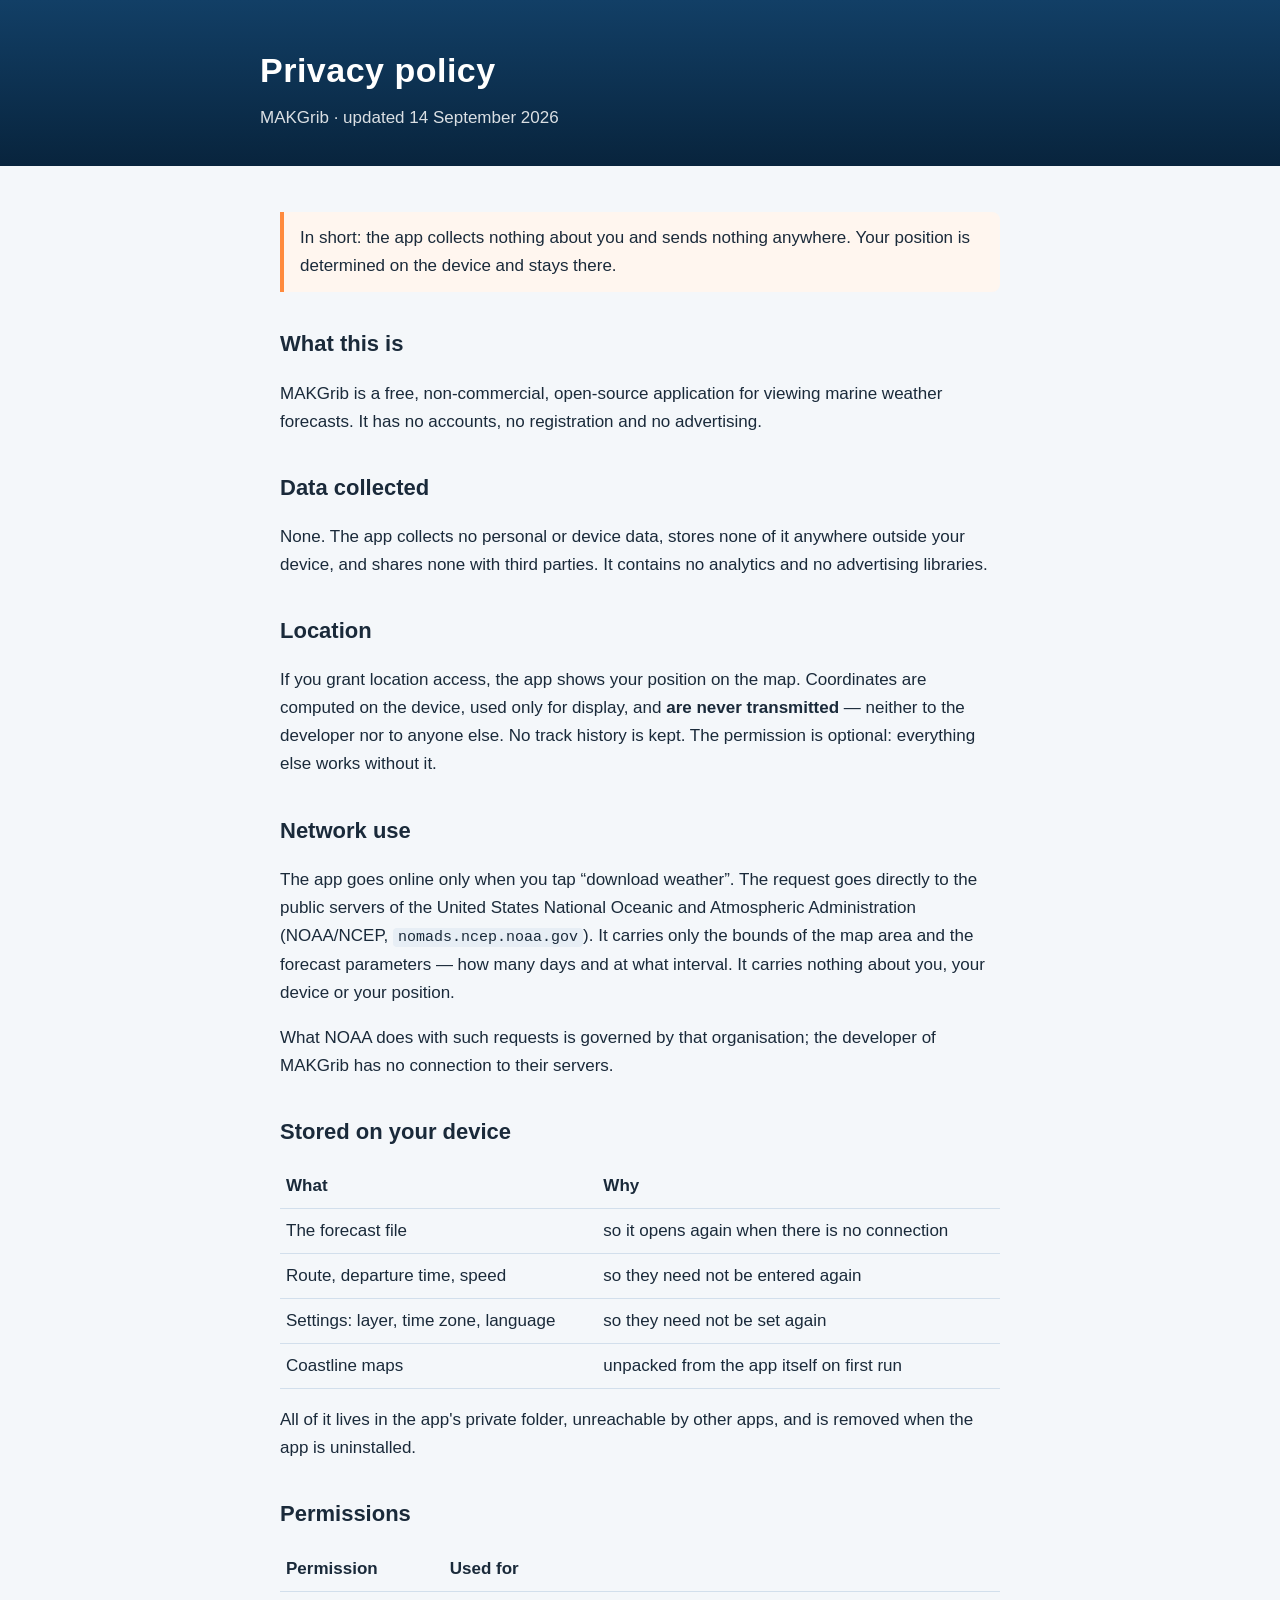
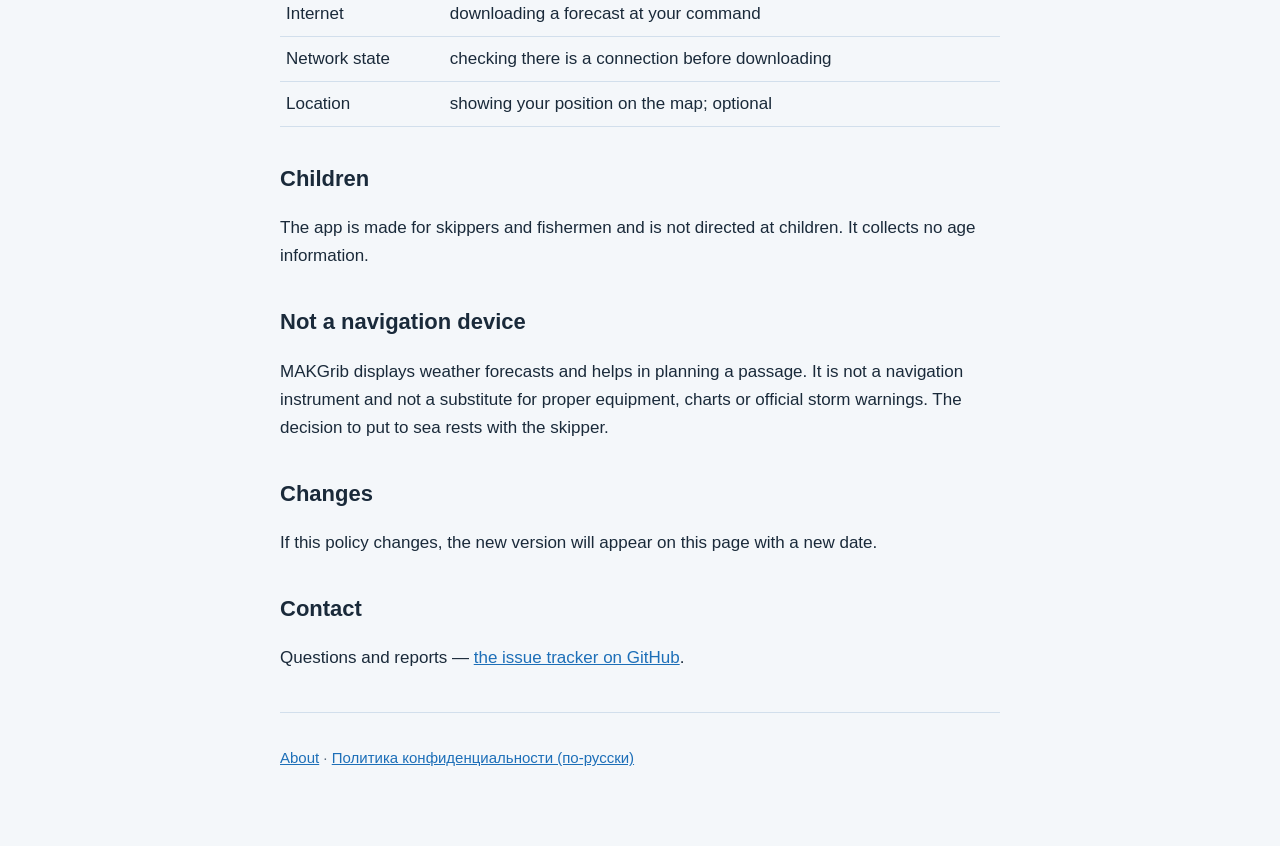
<file: docs/privacy-en.html>
<!doctype html>
<html lang="en">
<meta charset="utf-8">
<meta name="viewport" content="width=device-width, initial-scale=1">
<title>MAKGrib — Privacy policy</title>
<meta name="description" content="MAKGrib privacy policy: the app collects no data, position is computed on the device and never transmitted.">
<meta name="robots" content="index, follow">
<link rel="stylesheet" href="style.css">

<header><div class="in">
  <h1>Privacy policy</h1>
  <p>MAKGrib · updated 14 September 2026</p>
</div></header>

<main>
  <div class="note">
    In short: the app collects nothing about you and sends nothing
    anywhere. Your position is determined on the device and stays there.
  </div>

  <h2>What this is</h2>
  <p>MAKGrib is a free, non-commercial, open-source application for
     viewing marine weather forecasts. It has no accounts, no
     registration and no advertising.</p>

  <h2>Data collected</h2>
  <p>None. The app collects no personal or device data, stores none of it
     anywhere outside your device, and shares none with third parties. It
     contains no analytics and no advertising libraries.</p>

  <h2>Location</h2>
  <p>If you grant location access, the app shows your position on the
     map. Coordinates are computed on the device, used only for display,
     and <b>are never transmitted</b> — neither to the developer nor to
     anyone else. No track history is kept. The permission is optional:
     everything else works without it.</p>

  <h2>Network use</h2>
  <p>The app goes online only when you tap “download weather”. The
     request goes directly to the public servers of the United States
     National Oceanic and Atmospheric Administration (NOAA/NCEP,
     <code>nomads.ncep.noaa.gov</code>). It carries only the bounds of the
     map area and the forecast parameters — how many days and at what
     interval. It carries nothing about you, your device or your
     position.</p>
  <p>What NOAA does with such requests is governed by that organisation;
     the developer of MAKGrib has no connection to their servers.</p>

  <h2>Stored on your device</h2>
  <table>
    <tr><th>What</th><th>Why</th></tr>
    <tr><td>The forecast file</td><td>so it opens again when there is no connection</td></tr>
    <tr><td>Route, departure time, speed</td><td>so they need not be entered again</td></tr>
    <tr><td>Settings: layer, time zone, language</td><td>so they need not be set again</td></tr>
    <tr><td>Coastline maps</td><td>unpacked from the app itself on first run</td></tr>
  </table>
  <p>All of it lives in the app's private folder, unreachable by other
     apps, and is removed when the app is uninstalled.</p>

  <h2>Permissions</h2>
  <table>
    <tr><th>Permission</th><th>Used for</th></tr>
    <tr><td>Internet</td><td>downloading a forecast at your command</td></tr>
    <tr><td>Network state</td><td>checking there is a connection before downloading</td></tr>
    <tr><td>Location</td><td>showing your position on the map; optional</td></tr>
  </table>

  <h2>Children</h2>
  <p>The app is made for skippers and fishermen and is not directed at
     children. It collects no age information.</p>

  <h2>Not a navigation device</h2>
  <p>MAKGrib displays weather forecasts and helps in planning a passage.
     It is not a navigation instrument and not a substitute for proper
     equipment, charts or official storm warnings. The decision to put to
     sea rests with the skipper.</p>

  <h2>Changes</h2>
  <p>If this policy changes, the new version will appear on this page
     with a new date.</p>

  <h2>Contact</h2>
  <p>Questions and reports —
     <a href="https://github.com/sermakarkz/MAKGrib/issues">the issue
     tracker on GitHub</a>.</p>

  <footer>
    <p><a href="index.html">About</a> ·
       <a href="privacy.html">Политика конфиденциальности (по-русски)</a></p>
  </footer>
</main>
</file>
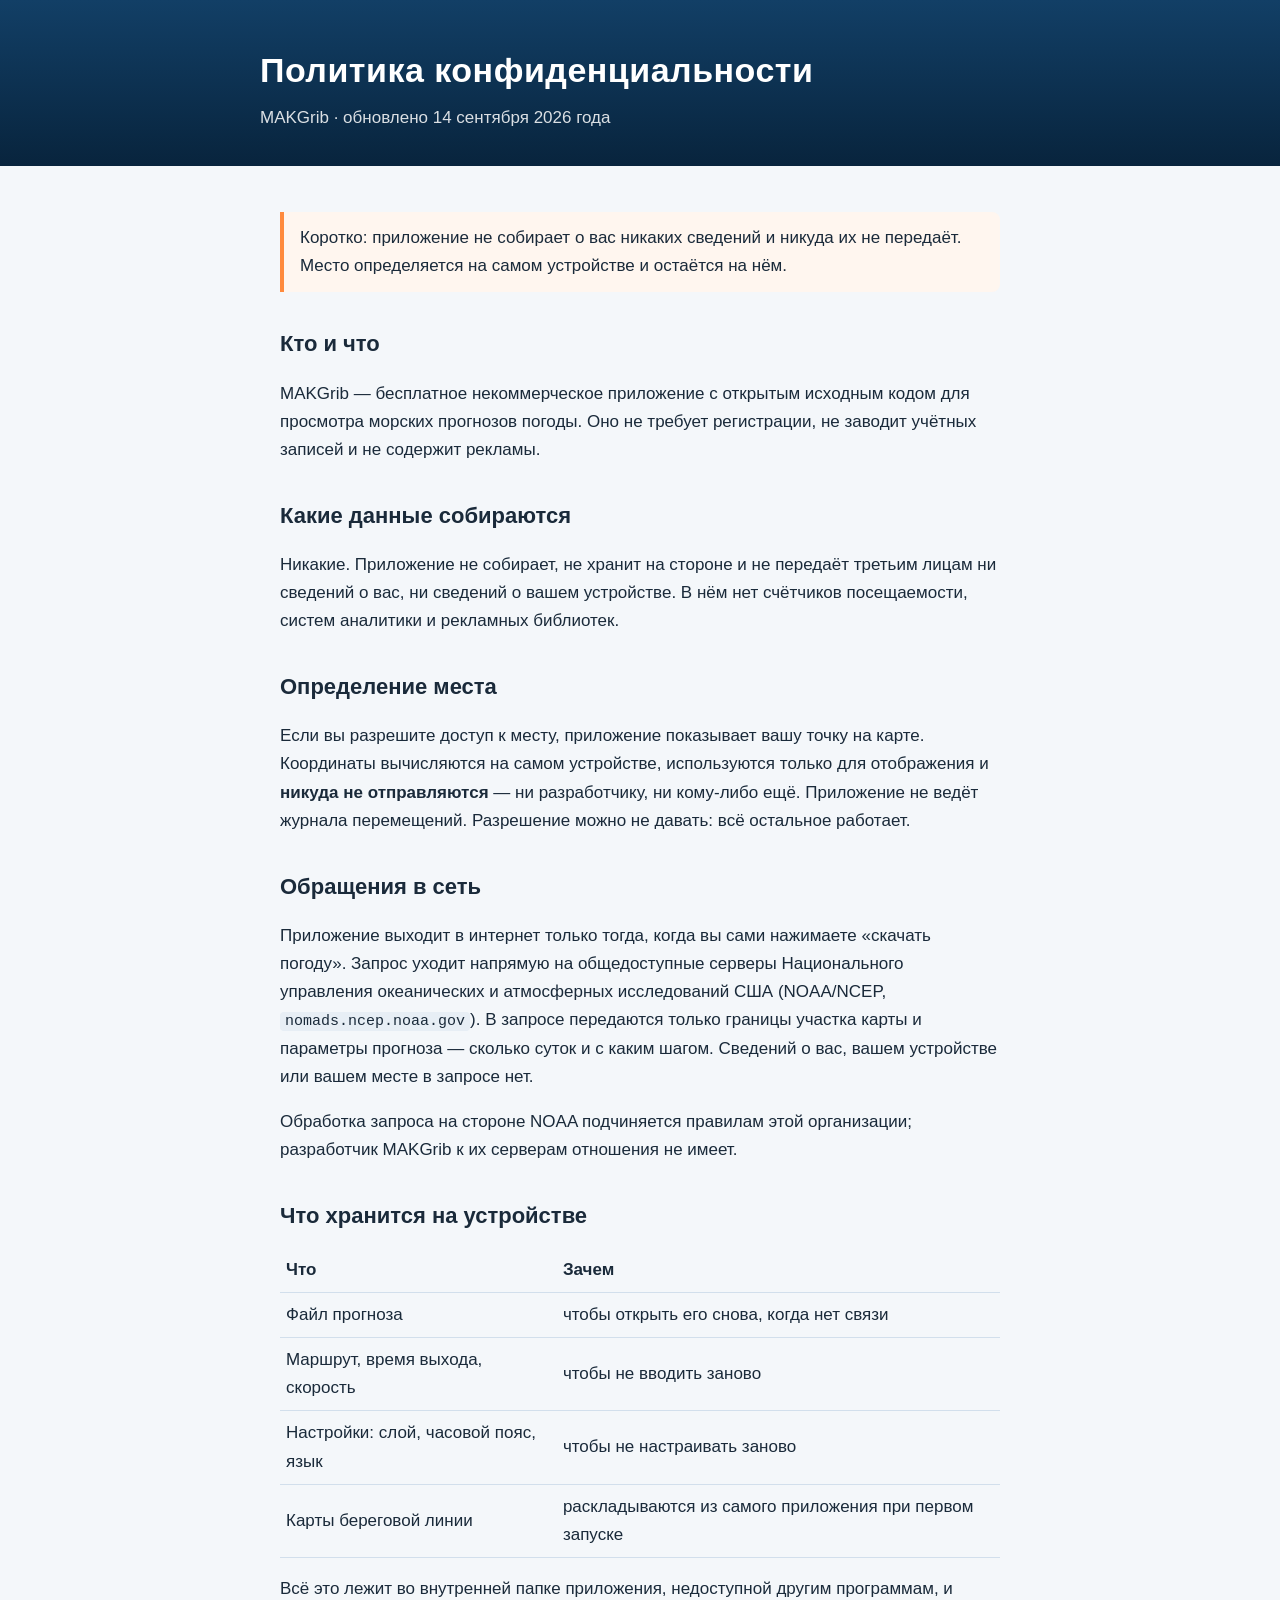
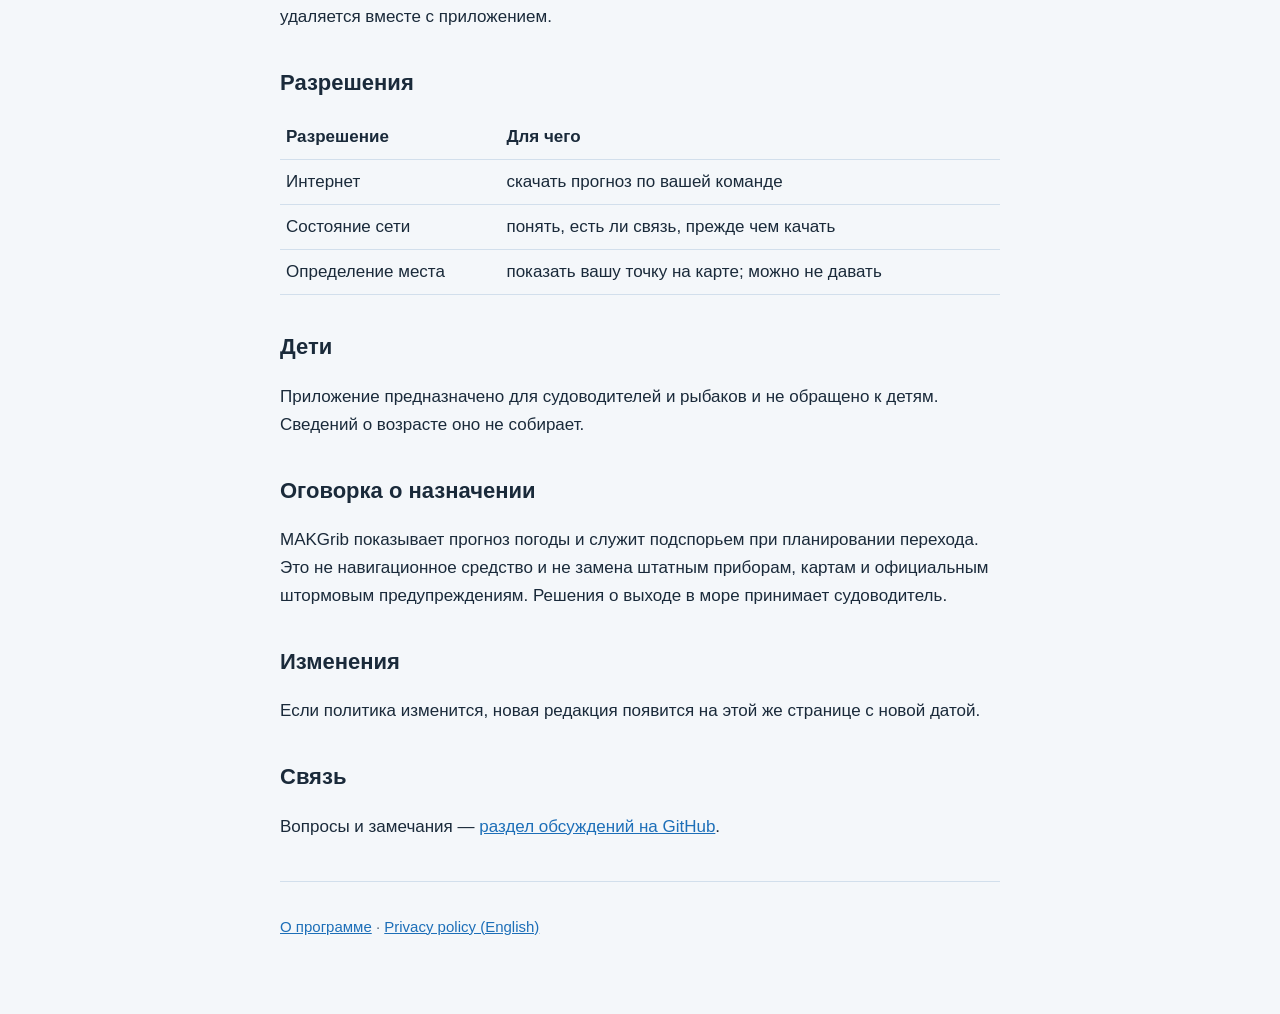
<file: docs/privacy.html>
<!doctype html>
<html lang="ru">
<meta charset="utf-8">
<meta name="viewport" content="width=device-width, initial-scale=1">
<title>MAKGrib — политика конфиденциальности</title>
<meta name="description" content="Политика конфиденциальности MAKGrib: приложение не собирает данные, место определяется на устройстве и никуда не передаётся.">
<meta name="robots" content="index, follow">
<link rel="stylesheet" href="style.css">

<header><div class="in">
  <h1>Политика конфиденциальности</h1>
  <p>MAKGrib · обновлено 14 сентября 2026 года</p>
</div></header>

<main>
  <div class="note">
    Коротко: приложение не собирает о вас никаких сведений и никуда их не
    передаёт. Место определяется на самом устройстве и остаётся на нём.
  </div>

  <h2>Кто и что</h2>
  <p>MAKGrib — бесплатное некоммерческое приложение с открытым исходным
     кодом для просмотра морских прогнозов погоды. Оно не требует
     регистрации, не заводит учётных записей и не содержит рекламы.</p>

  <h2>Какие данные собираются</h2>
  <p>Никакие. Приложение не собирает, не хранит на стороне и не передаёт
     третьим лицам ни сведений о вас, ни сведений о вашем устройстве. В
     нём нет счётчиков посещаемости, систем аналитики и рекламных
     библиотек.</p>

  <h2>Определение места</h2>
  <p>Если вы разрешите доступ к месту, приложение показывает вашу точку
     на карте. Координаты вычисляются на самом устройстве, используются
     только для отображения и <b>никуда не отправляются</b> — ни
     разработчику, ни кому-либо ещё. Приложение не ведёт журнала
     перемещений. Разрешение можно не давать: всё остальное работает.</p>

  <h2>Обращения в сеть</h2>
  <p>Приложение выходит в интернет только тогда, когда вы сами нажимаете
     «скачать погоду». Запрос уходит напрямую на общедоступные серверы
     Национального управления океанических и атмосферных исследований США
     (NOAA/NCEP, <code>nomads.ncep.noaa.gov</code>). В запросе
     передаются только границы участка карты и параметры прогноза —
     сколько суток и с каким шагом. Сведений о вас, вашем устройстве или
     вашем месте в запросе нет.</p>
  <p>Обработка запроса на стороне NOAA подчиняется правилам этой
     организации; разработчик MAKGrib к их серверам отношения не имеет.</p>

  <h2>Что хранится на устройстве</h2>
  <table>
    <tr><th>Что</th><th>Зачем</th></tr>
    <tr><td>Файл прогноза</td><td>чтобы открыть его снова, когда нет связи</td></tr>
    <tr><td>Маршрут, время выхода, скорость</td><td>чтобы не вводить заново</td></tr>
    <tr><td>Настройки: слой, часовой пояс, язык</td><td>чтобы не настраивать заново</td></tr>
    <tr><td>Карты береговой линии</td><td>раскладываются из самого приложения при первом запуске</td></tr>
  </table>
  <p>Всё это лежит во внутренней папке приложения, недоступной другим
     программам, и удаляется вместе с приложением.</p>

  <h2>Разрешения</h2>
  <table>
    <tr><th>Разрешение</th><th>Для чего</th></tr>
    <tr><td>Интернет</td><td>скачать прогноз по вашей команде</td></tr>
    <tr><td>Состояние сети</td><td>понять, есть ли связь, прежде чем качать</td></tr>
    <tr><td>Определение места</td><td>показать вашу точку на карте; можно не давать</td></tr>
  </table>

  <h2>Дети</h2>
  <p>Приложение предназначено для судоводителей и рыбаков и не
     обращено к детям. Сведений о возрасте оно не собирает.</p>

  <h2>Оговорка о назначении</h2>
  <p>MAKGrib показывает прогноз погоды и служит подспорьем при
     планировании перехода. Это не навигационное средство и не замена
     штатным приборам, картам и официальным штормовым предупреждениям.
     Решения о выходе в море принимает судоводитель.</p>

  <h2>Изменения</h2>
  <p>Если политика изменится, новая редакция появится на этой же
     странице с новой датой.</p>

  <h2>Связь</h2>
  <p>Вопросы и замечания —
     <a href="https://github.com/sermakarkz/MAKGrib/issues">раздел обсуждений
     на GitHub</a>.</p>

  <footer>
    <p><a href="index.html">О программе</a> ·
       <a href="privacy-en.html">Privacy policy (English)</a></p>
  </footer>
</main>
</file>
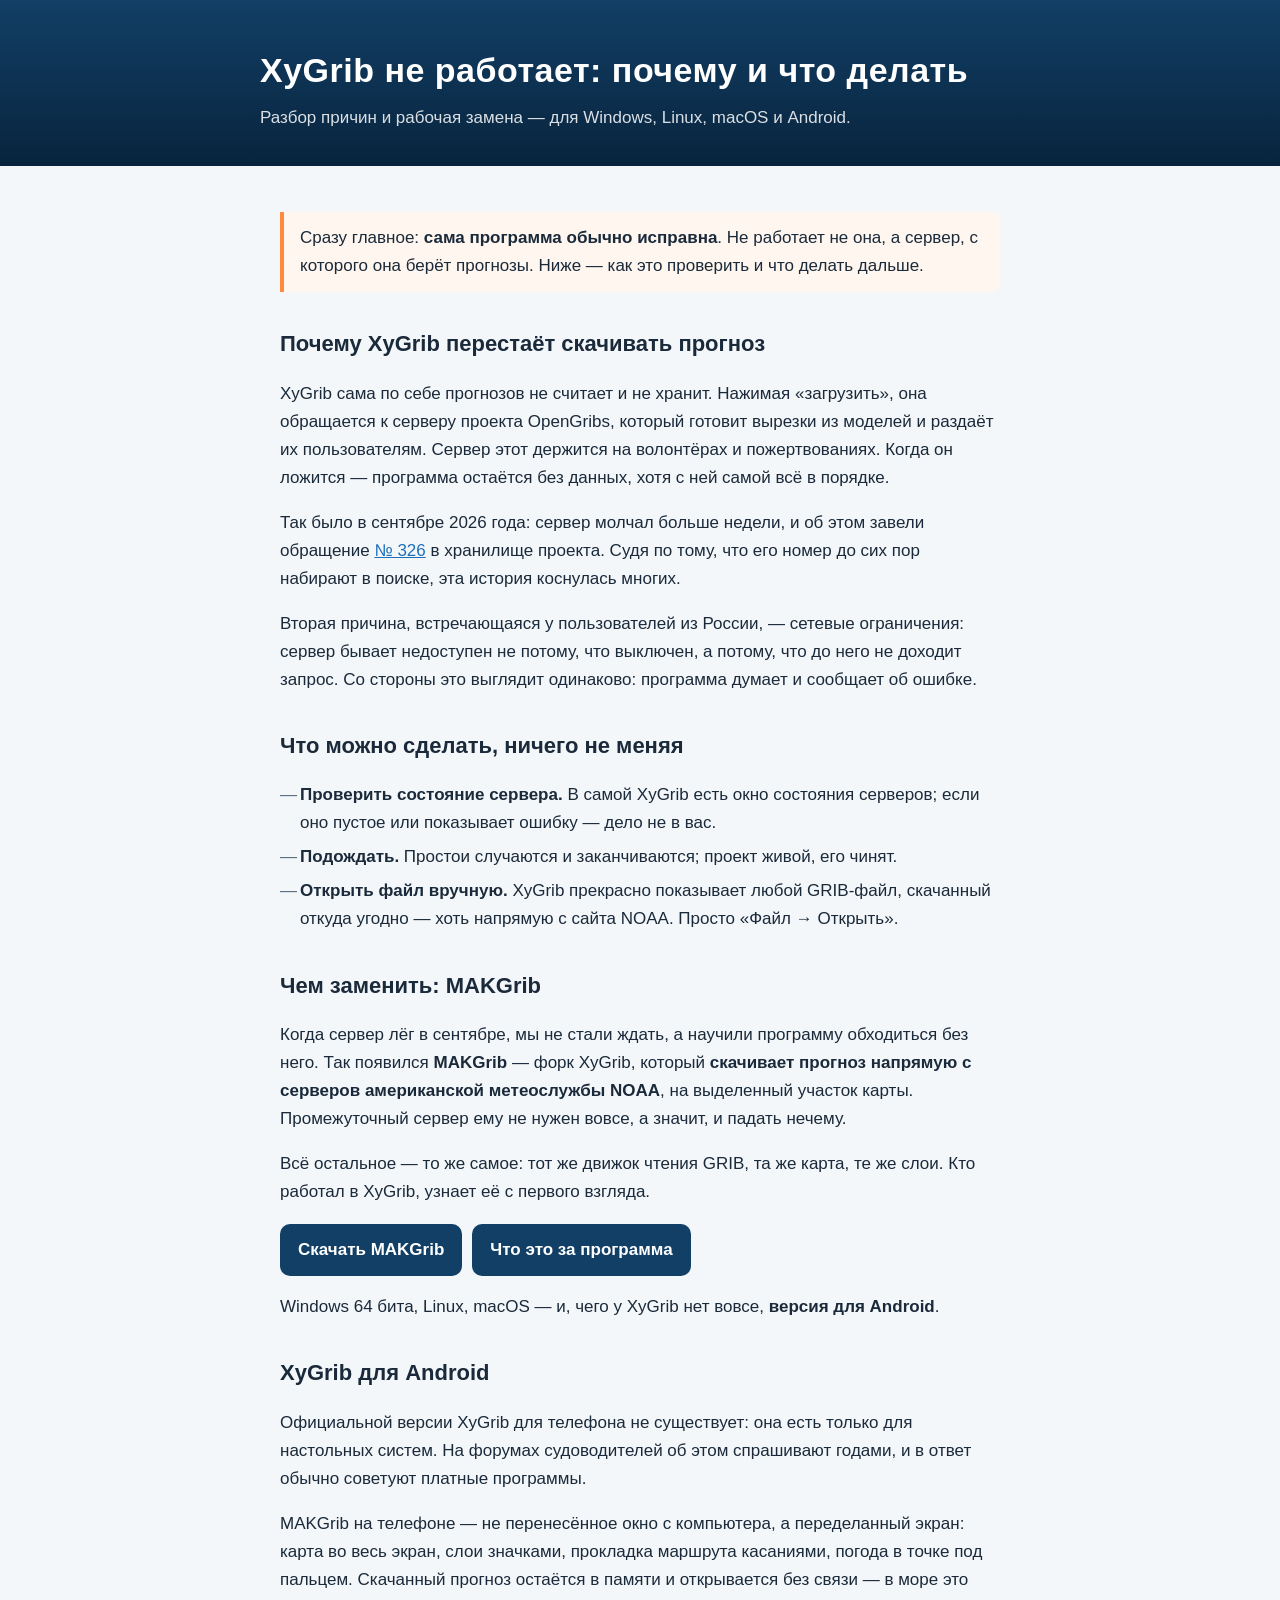
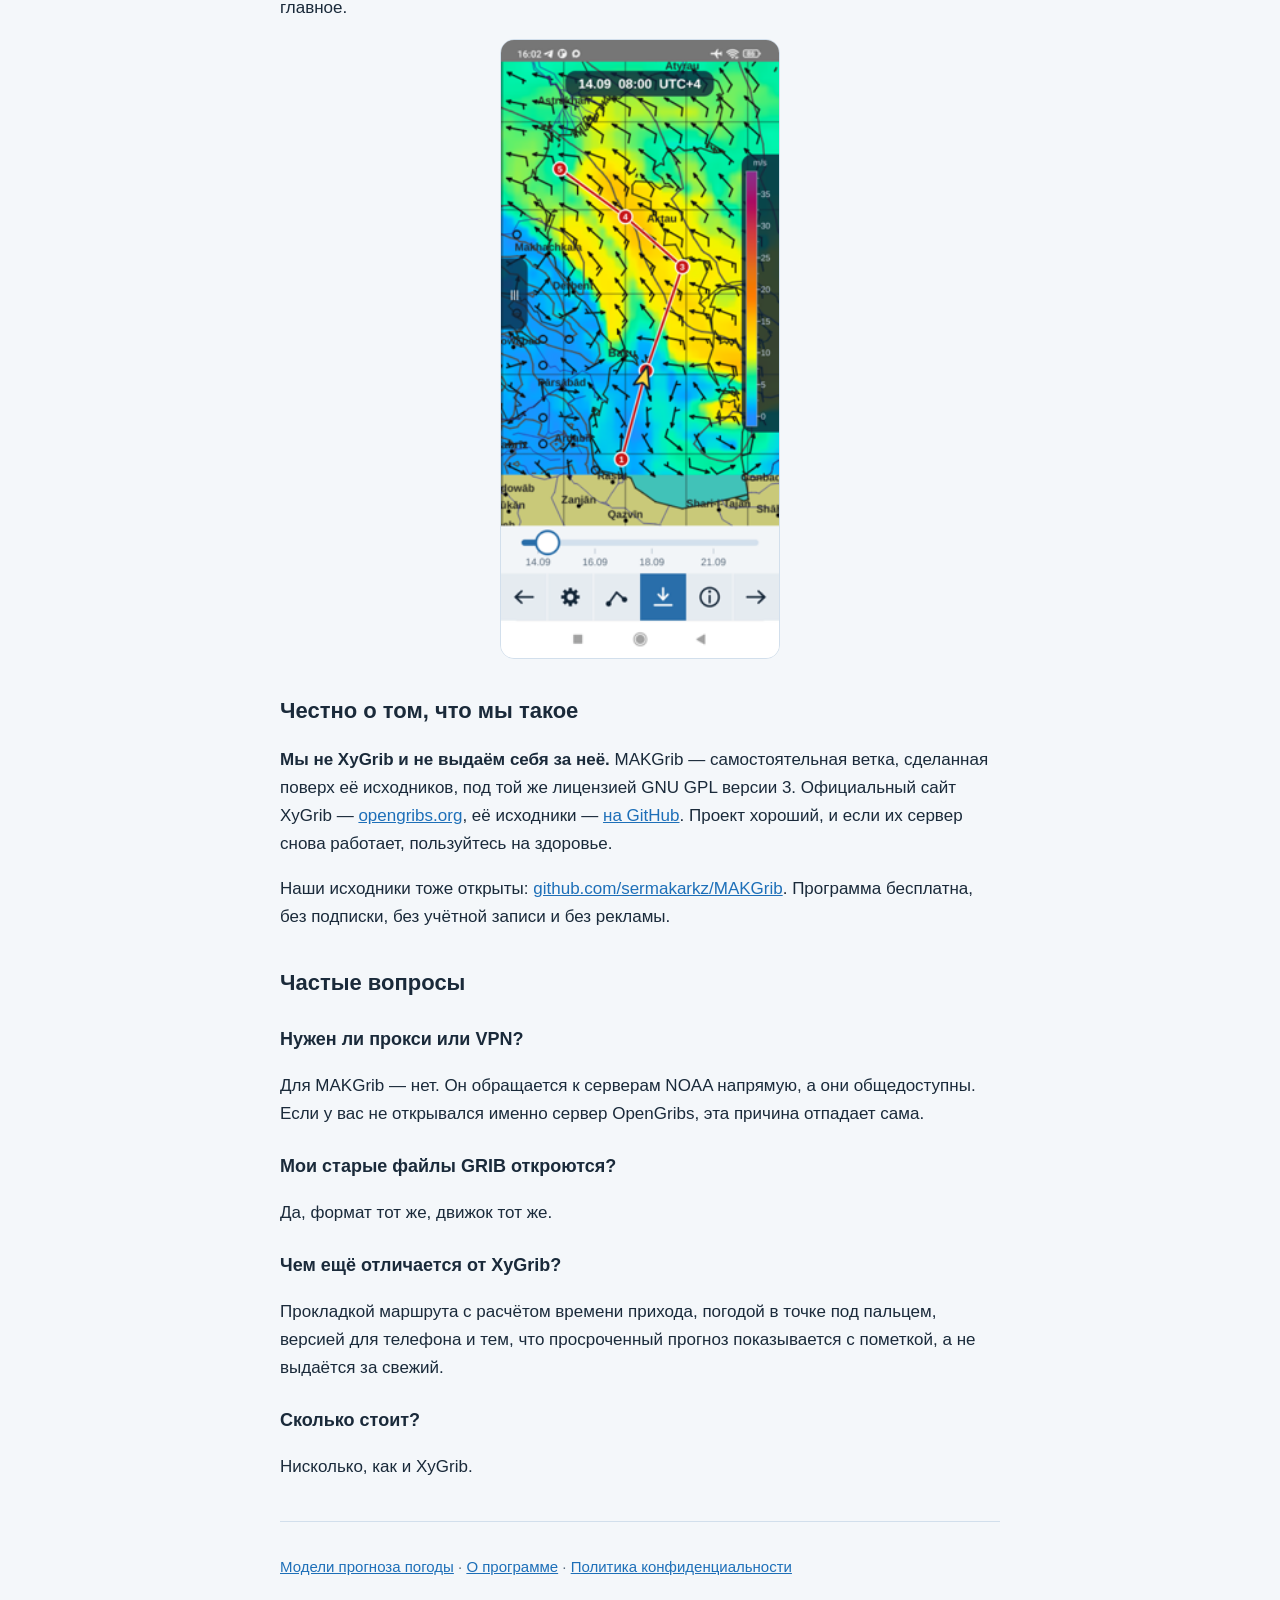
<file: docs/xygrib.html>
<!doctype html>
<html lang="ru">
<meta charset="utf-8">
<meta name="viewport" content="width=device-width, initial-scale=1">
<title>XyGrib не работает — почему и чем заменить</title>
<meta name="description" content="XyGrib не скачивает прогноз: почему это происходит, что можно сделать и чем заменить. MAKGrib — форк XyGrib, который качает данные напрямую с серверов NOAA, для Windows, Linux, macOS и Android.">
<link rel="canonical" href="https://sermakarkz.github.io/MAKGrib/xygrib.html">
<meta property="og:title" content="XyGrib не работает — почему и чем заменить">
<meta property="og:description" content="Причина обычно в сервере загрузки. MAKGrib качает прогноз напрямую с NOAA и от него не зависит.">
<meta property="og:type" content="article">
<meta property="og:url" content="https://sermakarkz.github.io/MAKGrib/xygrib.html">
<link rel="stylesheet" href="style.css">

<header><div class="in">
  <h1>XyGrib не работает: почему и что делать</h1>
  <p>Разбор причин и рабочая замена — для Windows, Linux, macOS и Android.</p>
</div></header>

<main>
  <div class="note">
    Сразу главное: <b>сама программа обычно исправна</b>. Не работает не
    она, а сервер, с которого она берёт прогнозы. Ниже — как это
    проверить и что делать дальше.
  </div>

  <h2>Почему XyGrib перестаёт скачивать прогноз</h2>
  <p>XyGrib сама по себе прогнозов не считает и не хранит. Нажимая
     «загрузить», она обращается к серверу проекта OpenGribs, который
     готовит вырезки из моделей и раздаёт их пользователям. Сервер этот
     держится на волонтёрах и пожертвованиях. Когда он ложится —
     программа остаётся без данных, хотя с ней самой всё в порядке.</p>
  <p>Так было в сентябре 2026 года: сервер молчал больше недели, и об
     этом завели обращение
     <a href="https://github.com/opengribs/XyGrib/issues/326">№ 326</a> в
     хранилище проекта. Судя по тому, что его номер до сих пор набирают в
     поиске, эта история коснулась многих.</p>
  <p>Вторая причина, встречающаяся у пользователей из России, — сетевые
     ограничения: сервер бывает недоступен не потому, что выключен, а
     потому, что до него не доходит запрос. Со стороны это выглядит
     одинаково: программа думает и сообщает об ошибке.</p>

  <h2>Что можно сделать, ничего не меняя</h2>
  <ul>
    <li><b>Проверить состояние сервера.</b> В самой XyGrib есть окно
        состояния серверов; если оно пустое или показывает ошибку —
        дело не в вас.</li>
    <li><b>Подождать.</b> Простои случаются и заканчиваются; проект живой,
        его чинят.</li>
    <li><b>Открыть файл вручную.</b> XyGrib прекрасно показывает любой
        GRIB-файл, скачанный откуда угодно — хоть напрямую с сайта NOAA.
        Просто «Файл → Открыть».</li>
  </ul>

  <h2>Чем заменить: MAKGrib</h2>
  <p>Когда сервер лёг в сентябре, мы не стали ждать, а научили программу
     обходиться без него. Так появился <b>MAKGrib</b> — форк XyGrib,
     который <b>скачивает прогноз напрямую с серверов американской
     метеослужбы NOAA</b>, на выделенный участок карты. Промежуточный
     сервер ему не нужен вовсе, а значит, и падать нечему.</p>
  <p>Всё остальное — то же самое: тот же движок чтения GRIB, та же карта,
     те же слои. Кто работал в XyGrib, узнает её с первого взгляда.</p>

  <div class="dl">
    <a href="https://github.com/sermakarkz/MAKGrib/releases/latest">Скачать MAKGrib</a>
    <a href="index.html">Что это за программа</a>
  </div>
  <p>Windows 64 бита, Linux, macOS — и, чего у XyGrib нет вовсе,
     <b>версия для Android</b>.</p>

  <h2>XyGrib для Android</h2>
  <p>Официальной версии XyGrib для телефона не существует: она есть
     только для настольных систем. На форумах судоводителей об этом
     спрашивают годами, и в ответ обычно советуют платные программы.</p>
  <p>MAKGrib на телефоне — не перенесённое окно с компьютера, а
     переделанный экран: карта во весь экран, слои значками, прокладка
     маршрута касаниями, погода в точке под пальцем. Скачанный прогноз
     остаётся в памяти и открывается без связи — в море это главное.</p>
  <p><img src="img/route.png" alt="MAKGrib на телефоне: маршрут на карте ветра" loading="lazy"></p>

  <h2>Честно о том, что мы такое</h2>
  <p><b>Мы не XyGrib и не выдаём себя за неё.</b> MAKGrib — самостоятельная
     ветка, сделанная поверх её исходников, под той же лицензией GNU GPL
     версии 3. Официальный сайт XyGrib —
     <a href="https://opengribs.org/">opengribs.org</a>, её исходники —
     <a href="https://github.com/opengribs/XyGrib">на GitHub</a>. Проект
     хороший, и если их сервер снова работает, пользуйтесь на здоровье.</p>
  <p>Наши исходники тоже открыты:
     <a href="https://github.com/sermakarkz/MAKGrib">github.com/sermakarkz/MAKGrib</a>.
     Программа бесплатна, без подписки, без учётной записи и без рекламы.</p>

  <h2>Частые вопросы</h2>
  <h3>Нужен ли прокси или VPN?</h3>
  <p>Для MAKGrib — нет. Он обращается к серверам NOAA напрямую, а они
     общедоступны. Если у вас не открывался именно сервер OpenGribs,
     эта причина отпадает сама.</p>
  <h3>Мои старые файлы GRIB откроются?</h3>
  <p>Да, формат тот же, движок тот же.</p>
  <h3>Чем ещё отличается от XyGrib?</h3>
  <p>Прокладкой маршрута с расчётом времени прихода, погодой в точке под
     пальцем, версией для телефона и тем, что просроченный прогноз
     показывается с пометкой, а не выдаётся за свежий.</p>
  <h3>Сколько стоит?</h3>
  <p>Нисколько, как и XyGrib.</p>

  <footer>
    <p><a href="models.html">Модели прогноза погоды</a> · <a href="index.html">О программе</a> ·
       <a href="privacy.html">Политика конфиденциальности</a></p>
  </footer>
</main>

<script type="application/ld+json">
{
  "@context": "https://schema.org",
  "@type": "FAQPage",
  "mainEntity": [
    {"@type":"Question","name":"Почему XyGrib не работает и не скачивает прогноз?","acceptedAnswer":{"@type":"Answer","text":"Чаще всего недоступен сервер OpenGribs, с которого программа берёт данные. Сама программа при этом исправна и открывает файлы GRIB, скачанные другим способом."}},
    {"@type":"Question","name":"Есть ли аналог XyGrib?","acceptedAnswer":{"@type":"Answer","text":"MAKGrib — форк XyGrib, который скачивает прогноз напрямую с серверов NOAA и не зависит от промежуточного сервера. Бесплатен, работает на Windows, Linux, macOS и Android."}},
    {"@type":"Question","name":"Есть ли XyGrib для Android?","acceptedAnswer":{"@type":"Answer","text":"Официальной версии XyGrib для Android нет. Есть MAKGrib — форк с экраном, сделанным под телефон."}},
    {"@type":"Question","name":"Нужен ли VPN, чтобы скачать прогноз?","acceptedAnswer":{"@type":"Answer","text":"Для MAKGrib не нужен: он обращается к общедоступным серверам NOAA напрямую."}}
  ]
}
</script>
</file>
<file: docs/style.css>
/* Общий вид страниц проекта: цвета сняты со значка — море и ветер. */
:root {
  --sea: #123f66; --deep: #08243d; --ink: #1a2a3a; --paper: #f4f7fa;
  --wind: #ff8a3d; --line: #d2dfec;
}
* { box-sizing: border-box; }
body {
  margin: 0; background: var(--paper); color: var(--ink);
  font: 17px/1.65 -apple-system, "Segoe UI", Roboto, "Liberation Sans", sans-serif;
}
header {
  background: linear-gradient(180deg, var(--sea), var(--deep));
  color: #fff; padding: 42px 20px 34px;
}
header .in, main { max-width: 760px; margin: 0 auto; }
header h1 { margin: 0 0 6px; font-size: 34px; letter-spacing: .5px; }
header p { margin: 0; opacity: .85; }
main { padding: 28px 20px 60px; }
h2 { margin: 34px 0 10px; font-size: 22px; }
h3 { margin: 24px 0 6px; font-size: 18px; }
a { color: #1d6fb8; }
code { background: #e7eef5; padding: 1px 5px; border-radius: 4px; font-size: 15px; }
.note {
  border-left: 4px solid var(--wind); background: #fff6ef;
  padding: 12px 16px; margin: 18px 0; border-radius: 0 8px 8px 0;
}
.dl { display: flex; flex-wrap: wrap; gap: 10px; margin: 18px 0 6px; }
.dl a {
  display: block; padding: 12px 18px; background: var(--sea); color: #fff;
  text-decoration: none; border-radius: 10px; font-weight: 600;
}
table { border-collapse: collapse; width: 100%; margin: 14px 0; }
td, th { border-bottom: 1px solid var(--line); padding: 8px 6px; text-align: left; }
footer {
  border-top: 1px solid var(--line); margin-top: 40px; padding-top: 18px;
  font-size: 15px; color: #5a6b7c;
}

/* Снимки экрана: узкие, с рамкой, по центру — телефонный снимок в
   полную ширину страницы выглядит нелепо. */
main img {
  display: block; margin: 8px auto; max-width: 280px; width: 100%;
  border: 1px solid var(--line); border-radius: 14px;
}

/* Перечни ведём тире, а не кружком: кружок с клавиатуры не набрать, и в
   русской типографике список принято открывать тире. */
main ul { padding-left: 0; list-style: none; }
main ul > li { padding-left: 20px; position: relative; margin-bottom: 6px; }
main ul > li::before { content: "—"; position: absolute; left: 0; color: #5a6b7c; }
</file>
